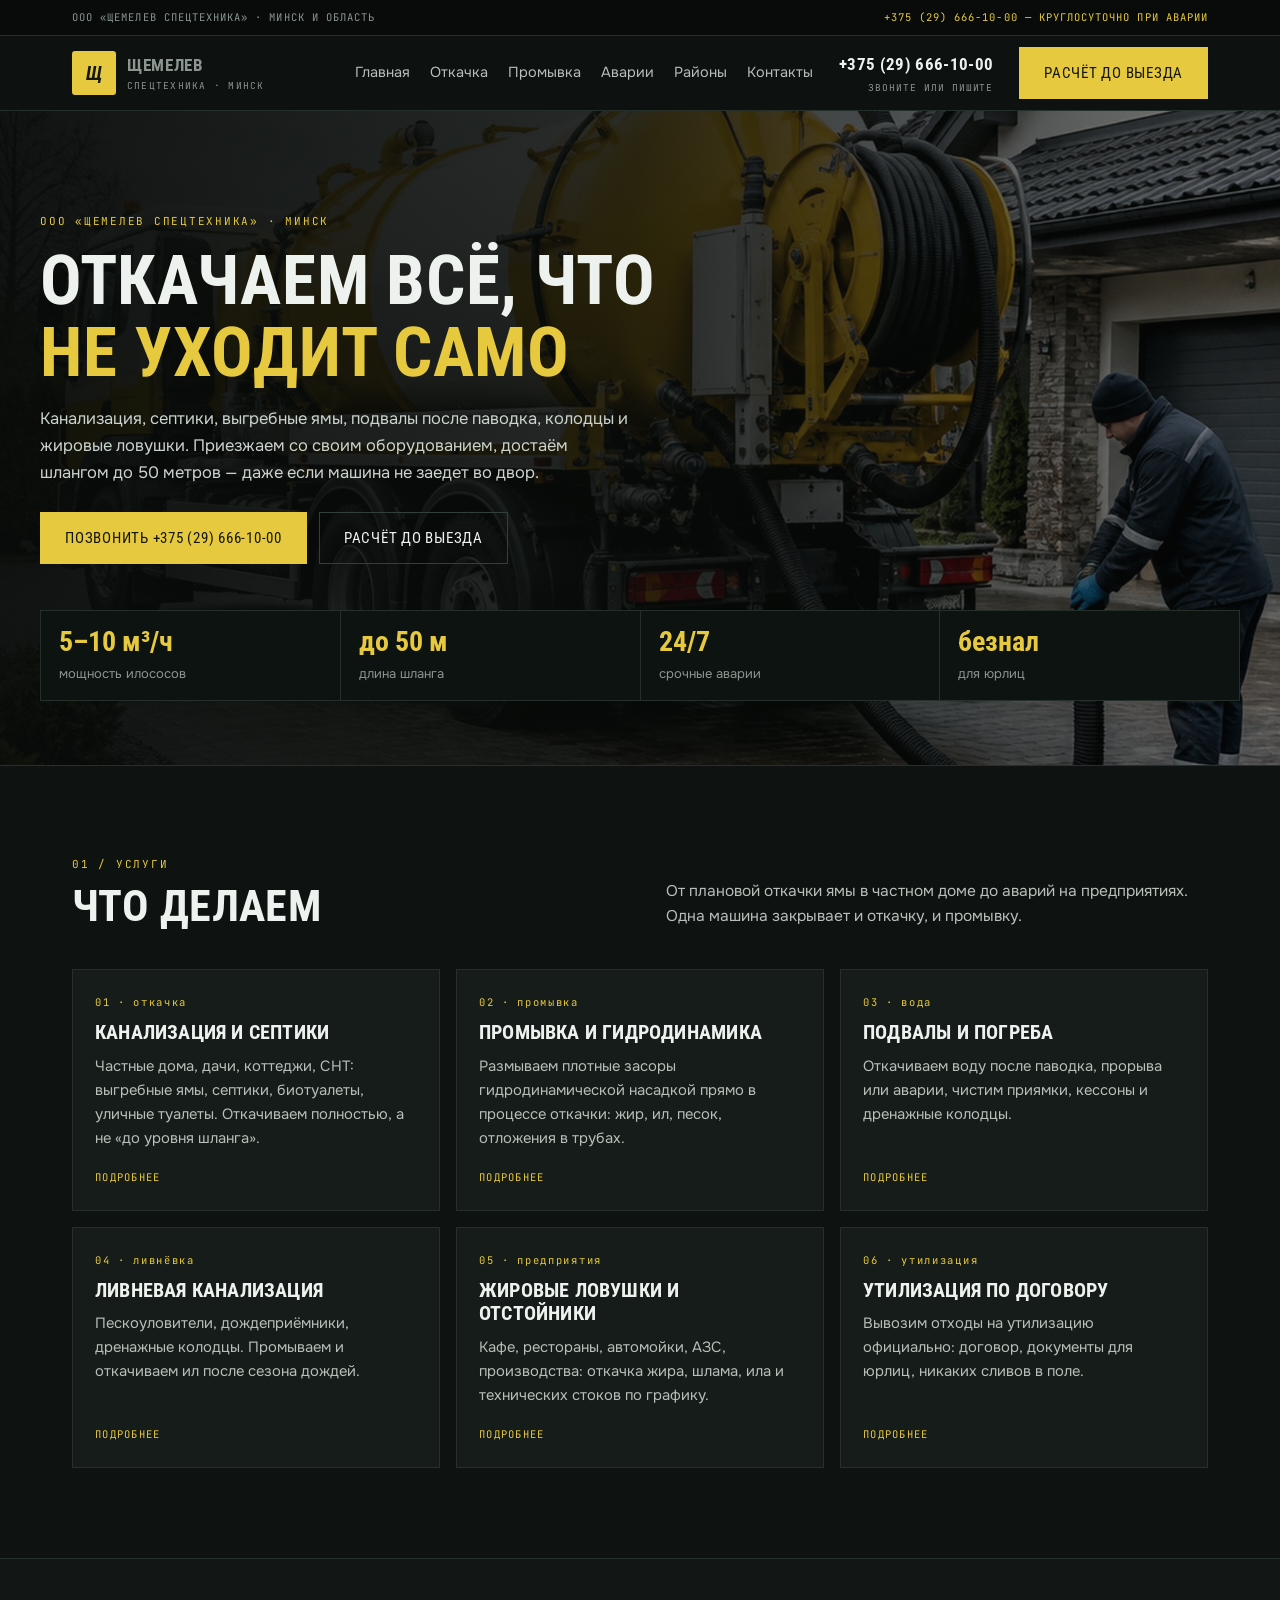
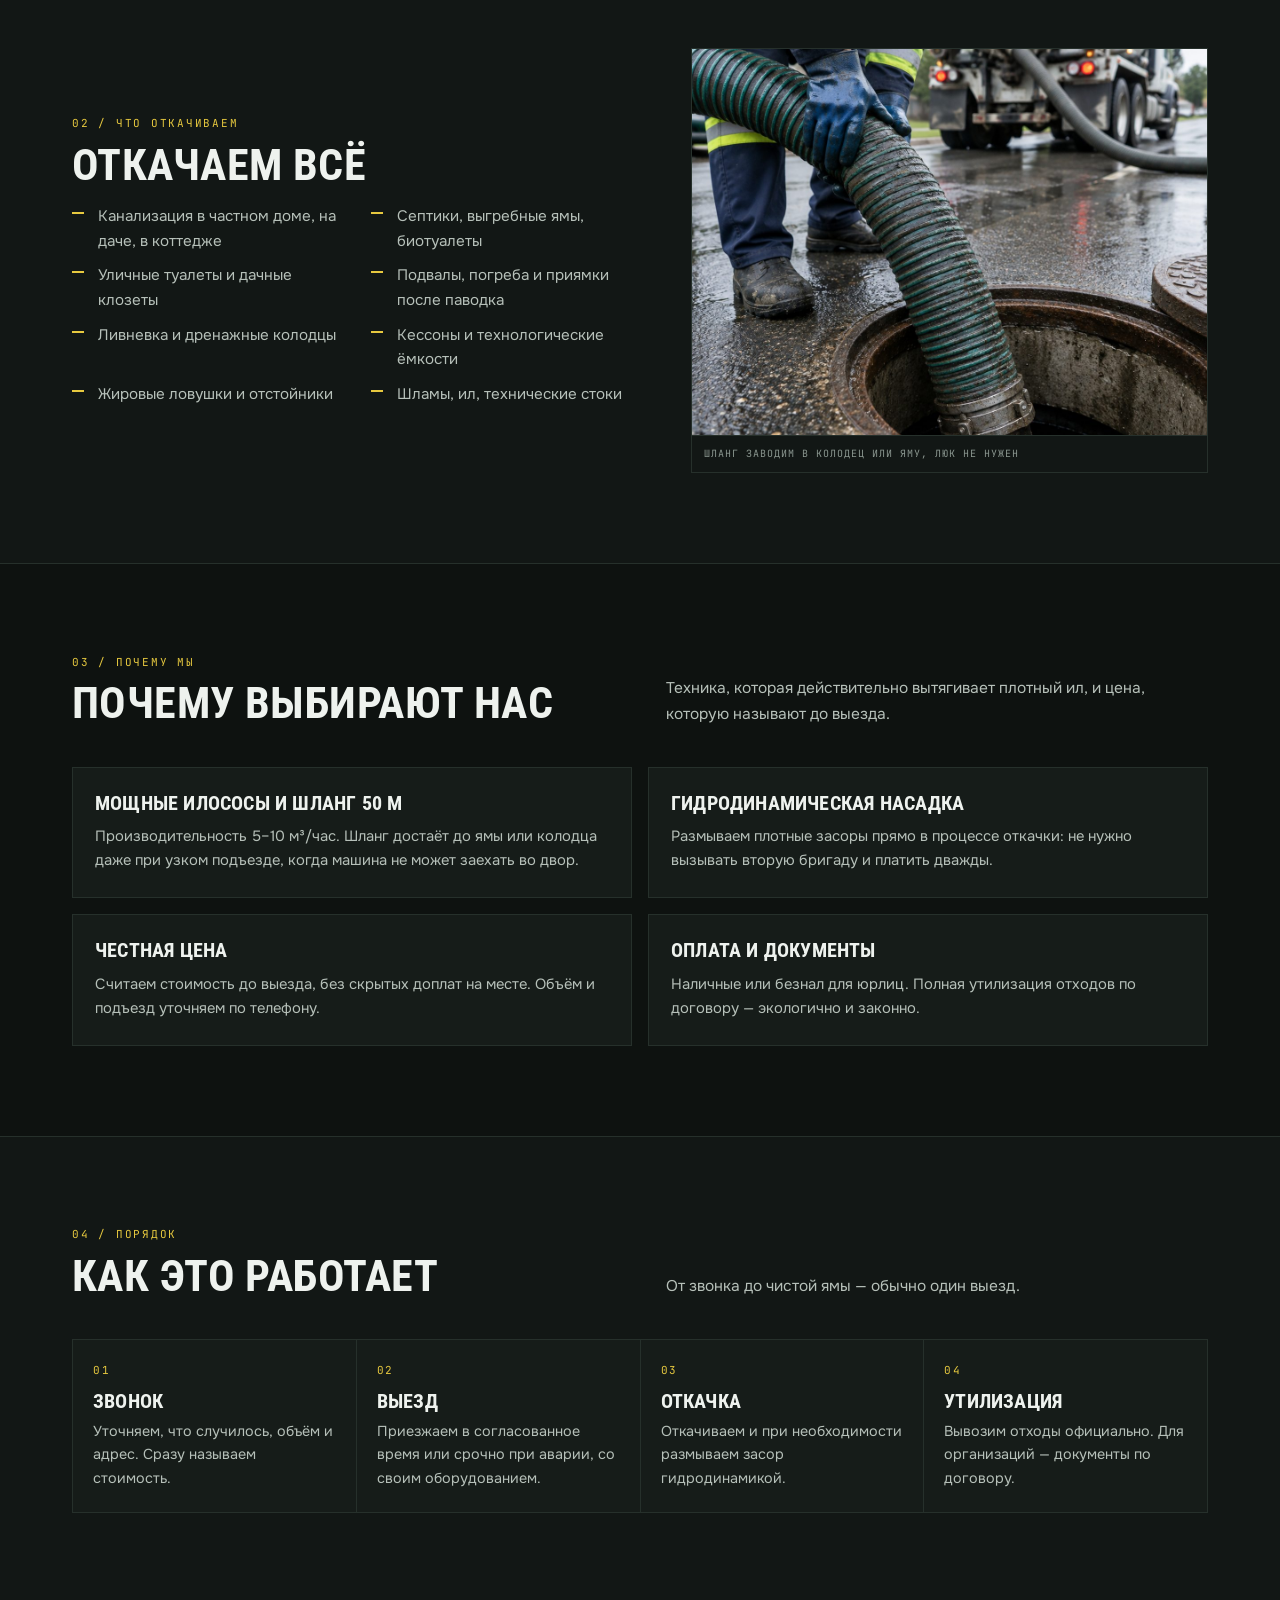
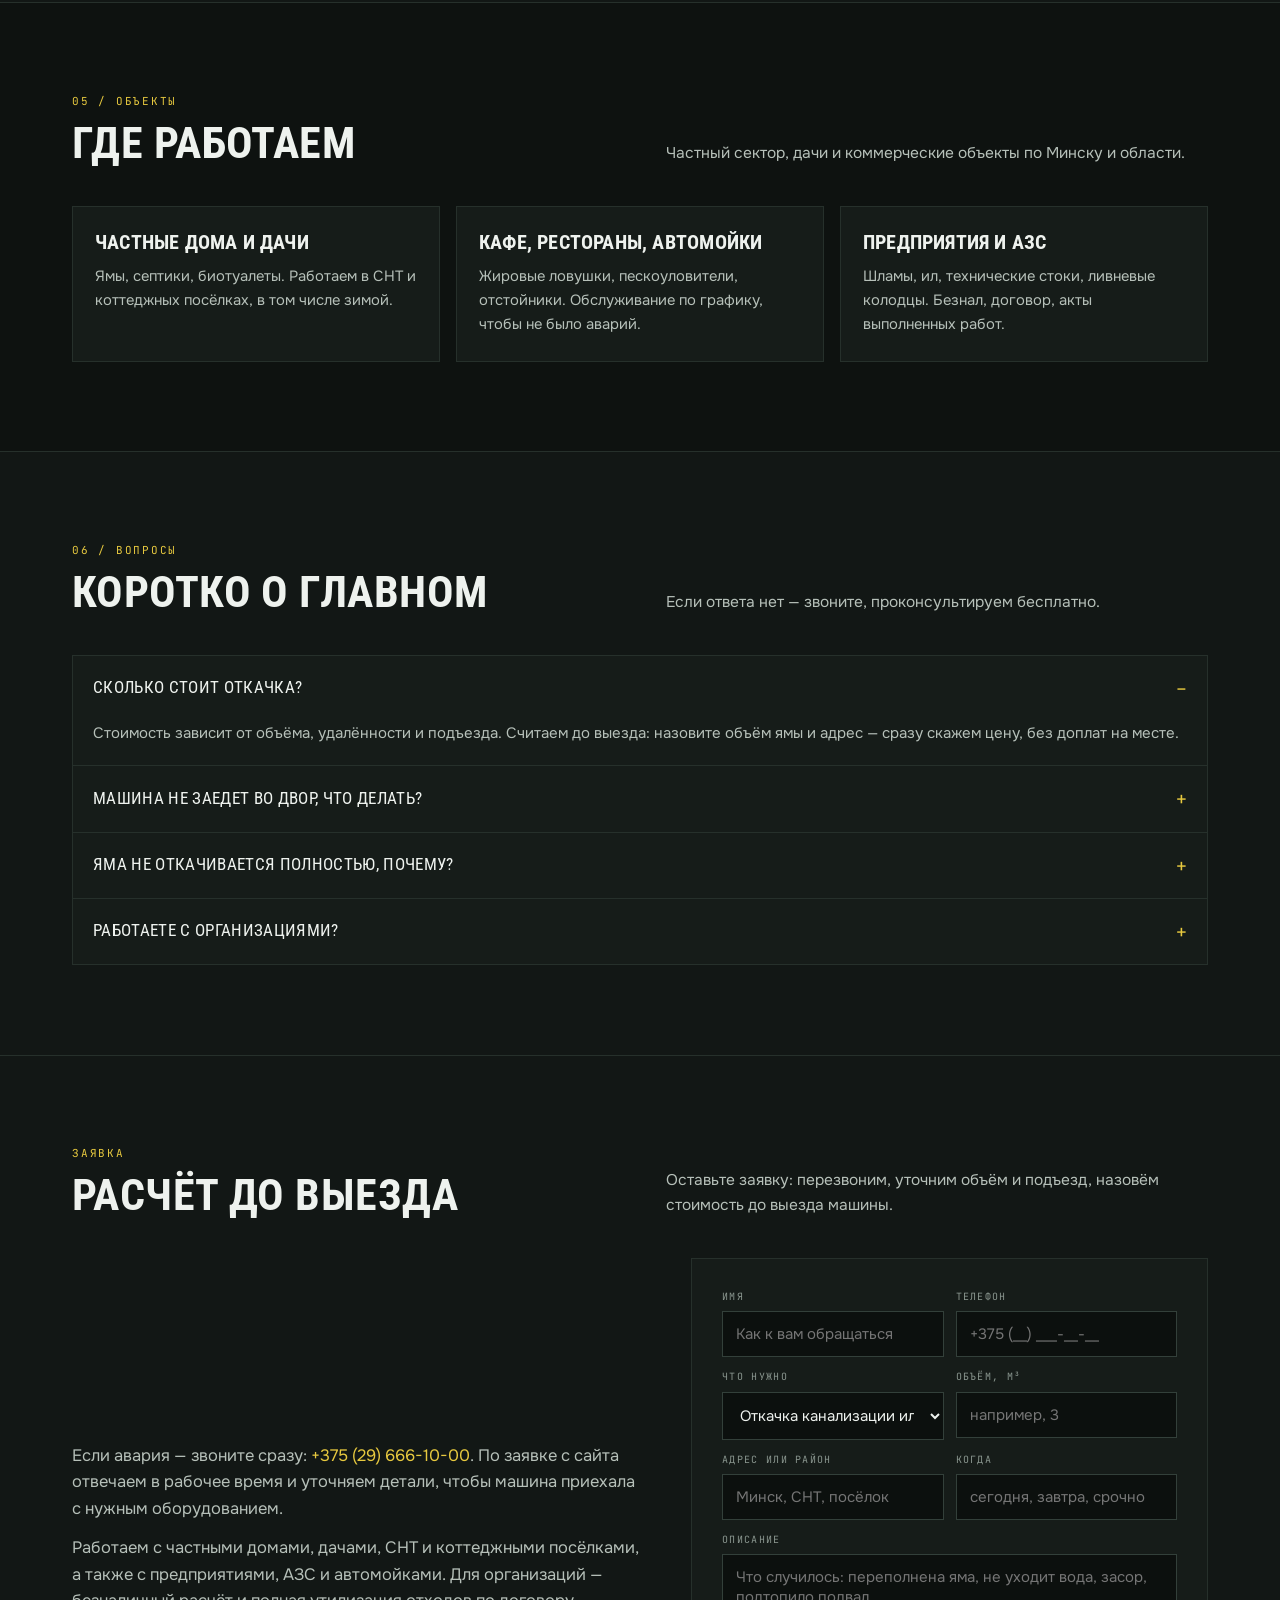
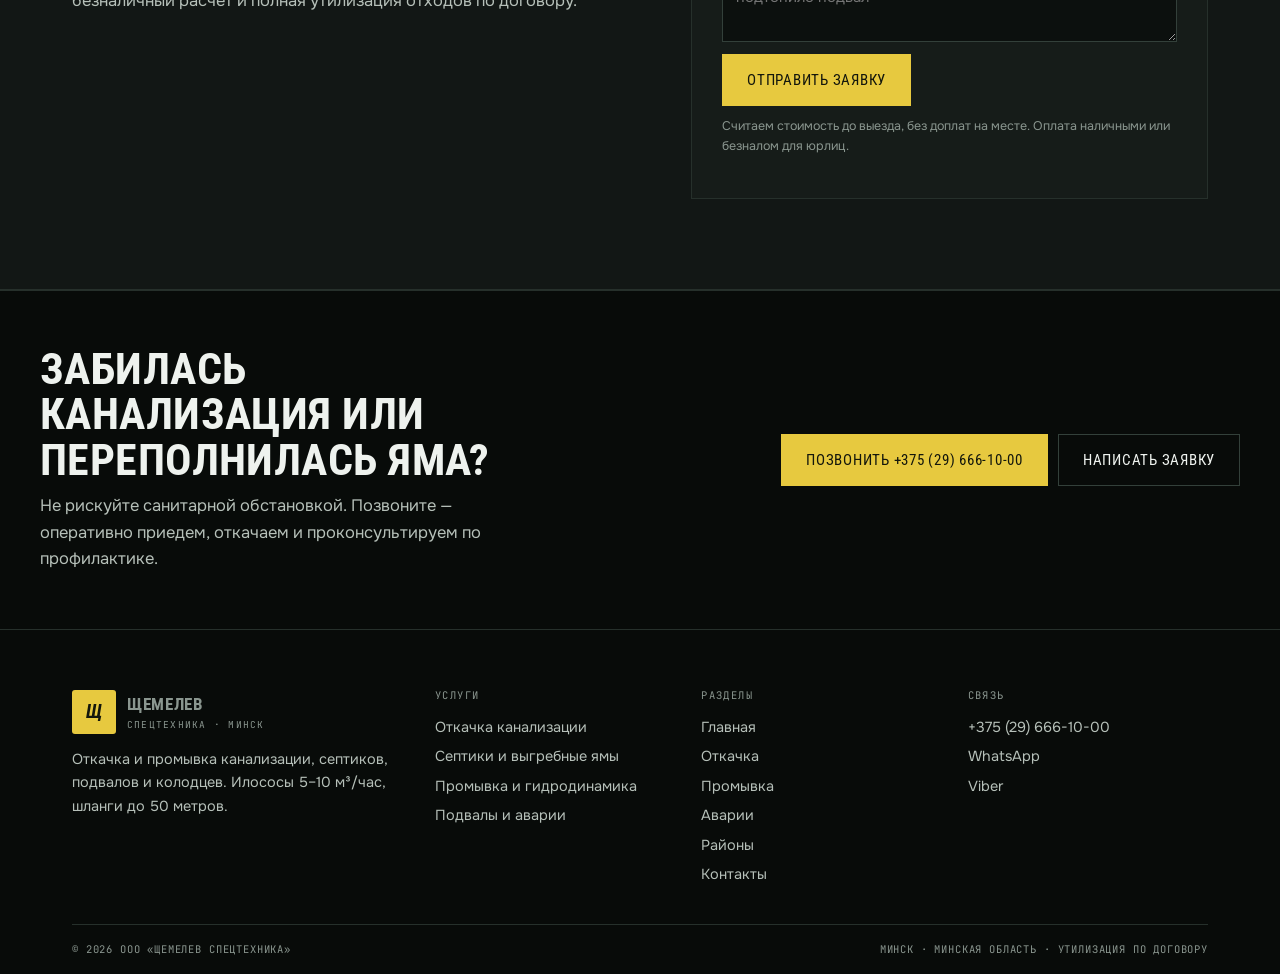
<file: index.html>
<!DOCTYPE html>
<html lang="ru">
<head>
<meta charset="UTF-8">
<meta name="viewport" content="width=device-width, initial-scale=1.0">
<title>Щемелев Спецтехника — откачка канализации и септиков в Минске</title>
<meta name="description" content="Откачка канализации, септиков, выгребных ям, подвалов и колодцев в Минске и области. Илососы 5–10 м³/час, шланги до 50 метров, гидродинамическая промывка. ООО «Щемелев Спецтехника», +375 (29) 666-10-00.">
<meta property="og:title" content="Щемелев Спецтехника — откачка канализации и септиков в Минске">
<meta property="og:description" content="Откачка канализации, септиков, выгребных ям, подвалов и колодцев в Минске и области. Илососы 5–10 м³/час, шланги до 50 метров, гидродинамическая промывка. ООО «Щемелев Спецтехника», +375 (29) 666-10-00.">
<meta property="og:type" content="website">
<link rel="icon" href="assets/img/favicon.svg" type="image/svg+xml">
<link rel="preconnect" href="https://fonts.googleapis.com">
<link rel="preconnect" href="https://fonts.gstatic.com" crossorigin>
<link href="https://fonts.googleapis.com/css2?family=Roboto+Condensed:wght@400;700&family=Onest:wght@400;500;600&family=JetBrains+Mono:wght@400;500&display=swap" rel="stylesheet">
<link rel="stylesheet" href="assets/css/site.css">
</head>
<body>
<div class="topbar"><div class="wrap"><span>ООО «Щемелев Спецтехника» · Минск и область</span><a href="tel:+375296661000">+375 (29) 666-10-00 — круглосуточно при аварии</a></div></div>
<header class="hdr"><div class="wrap hdr__in">
<a class="logo" href="index.html"><i>Щ</i><span><b>Щемелев</b><span>спецтехника · Минск</span></span></a>
<nav class="nav"><a href="index.html">Главная</a><a href="otkachka.html">Откачка</a><a href="promyvka.html">Промывка</a><a href="avarii.html">Аварии</a><a href="rajony.html">Районы</a><a href="kontakty.html">Контакты</a></nav>
<div class="hdr__tel"><b><a href="tel:+375296661000">+375 (29) 666-10-00</a></b><span>звоните или пишите</span></div>
<a class="btn" href="#zayavka">Расчёт до выезда</a>
<button class="burger" id="burger" aria-label="Меню" aria-expanded="false"><span></span><span></span><span></span></button>
</div></header>
<div class="drawer" id="drawer" data-open="false" aria-hidden="true"><div class="drawer__inner">
<div class="drawer__top"><b>Щемелев</b><button class="drawer__close" id="drawerClose" aria-label="Закрыть">×</button></div>
<a href="index.html">Главная</a><a href="otkachka.html">Откачка</a><a href="promyvka.html">Промывка</a><a href="avarii.html">Аварии</a><a href="rajony.html">Районы</a><a href="kontakty.html">Контакты</a>
<a href="tel:+375296661000" style="color:var(--acc);border:0;margin-top:10px">+375 (29) 666-10-00</a>
</div></div>
<section class="hero"><div class="hero__bg"><img src="assets/img/hero.jpg" alt="Ассенизаторская машина у частного дома"></div>
<div class="wrap hero__in">
<div class="kick">ООО «Щемелев Спецтехника» · Минск</div>
<h1>Откачаем всё, что <em>не уходит само</em></h1>
<p class="hero__lead">Канализация, септики, выгребные ямы, подвалы после паводка, колодцы и жировые ловушки. Приезжаем со своим оборудованием, достаём шлангом до 50 метров — даже если машина не заедет во двор.</p>
<div class="hero__cta"><a class="btn" href="tel:+375296661000">Позвонить +375 (29) 666-10-00</a><a class="btn btn--ghost" href="#zayavka">Расчёт до выезда</a></div>
<div class="facts">
<div><b>5–10 м³/ч</b><span>мощность илососов</span></div>
<div><b>до 50 м</b><span>длина шланга</span></div>
<div><b>24/7</b><span>срочные аварии</span></div>
<div><b>безнал</b><span>для юрлиц</span></div>
</div>
</div></section>

<section class="sec"><div class="wrap">
<div class="shead"><div><div class="kick">01 / услуги</div><h2>Что делаем</h2></div><p>От плановой откачки ямы в частном доме до аварий на предприятиях. Одна машина закрывает и откачку, и промывку.</p></div>
<div class="grid3">
<article class="card"><div class="card__n">01 · откачка</div><h3>Канализация и септики</h3><p>Частные дома, дачи, коттеджи, СНТ: выгребные ямы, септики, биотуалеты, уличные туалеты. Откачиваем полностью, а не «до уровня шланга».</p><a href="otkachka.html">Подробнее</a></article>
<article class="card"><div class="card__n">02 · промывка</div><h3>Промывка и гидродинамика</h3><p>Размываем плотные засоры гидродинамической насадкой прямо в процессе откачки: жир, ил, песок, отложения в трубах.</p><a href="promyvka.html">Подробнее</a></article>
<article class="card"><div class="card__n">03 · вода</div><h3>Подвалы и погреба</h3><p>Откачиваем воду после паводка, прорыва или аварии, чистим приямки, кессоны и дренажные колодцы.</p><a href="avarii.html">Подробнее</a></article>
<article class="card"><div class="card__n">04 · ливнёвка</div><h3>Ливневая канализация</h3><p>Пескоуловители, дождеприёмники, дренажные колодцы. Промываем и откачиваем ил после сезона дождей.</p><a href="otkachka.html">Подробнее</a></article>
<article class="card"><div class="card__n">05 · предприятия</div><h3>Жировые ловушки и отстойники</h3><p>Кафе, рестораны, автомойки, АЗС, производства: откачка жира, шлама, ила и технических стоков по графику.</p><a href="otkachka.html">Подробнее</a></article>
<article class="card"><div class="card__n">06 · утилизация</div><h3>Утилизация по договору</h3><p>Вывозим отходы на утилизацию официально: договор, документы для юрлиц, никаких сливов в поле.</p><a href="kontakty.html">Подробнее</a></article>
</div>
</div></section>

<section class="sec sec--alt"><div class="wrap split">
<div>
<div class="kick">02 / что откачиваем</div>
<h2 style="margin:10px 0 16px">Откачаем всё</h2>
<ul class="checks">
<li>Канализация в частном доме, на даче, в коттедже</li>
<li>Септики, выгребные ямы, биотуалеты</li>
<li>Уличные туалеты и дачные клозеты</li>
<li>Подвалы, погреба и приямки после паводка</li>
<li>Ливневка и дренажные колодцы</li>
<li>Кессоны и технологические ёмкости</li>
<li>Жировые ловушки и отстойники</li>
<li>Шламы, ил, технические стоки</li>
</ul>
</div>
<figure class="photo"><img src="assets/img/hose.jpg" alt="Шланг илососа в канализационном колодце"><figcaption>Шланг заводим в колодец или яму, люк не нужен</figcaption></figure>
</div></section>

<section class="sec"><div class="wrap">
<div class="shead"><div><div class="kick">03 / почему мы</div><h2>Почему выбирают нас</h2></div><p>Техника, которая действительно вытягивает плотный ил, и цена, которую называют до выезда.</p></div>
<div class="grid2">
<article class="card"><h3>Мощные илососы и шланг 50 м</h3><p>Производительность 5–10 м³/час. Шланг достаёт до ямы или колодца даже при узком подъезде, когда машина не может заехать во двор.</p></article>
<article class="card"><h3>Гидродинамическая насадка</h3><p>Размываем плотные засоры прямо в процессе откачки: не нужно вызывать вторую бригаду и платить дважды.</p></article>
<article class="card"><h3>Честная цена</h3><p>Считаем стоимость до выезда, без скрытых доплат на месте. Объём и подъезд уточняем по телефону.</p></article>
<article class="card"><h3>Оплата и документы</h3><p>Наличные или безнал для юрлиц. Полная утилизация отходов по договору — экологично и законно.</p></article>
</div>
</div></section>

<section class="sec sec--alt"><div class="wrap">
<div class="shead"><div><div class="kick">04 / порядок</div><h2>Как это работает</h2></div><p>От звонка до чистой ямы — обычно один выезд.</p></div>
<ol class="steps">
<li><h3>Звонок</h3><p>Уточняем, что случилось, объём и адрес. Сразу называем стоимость.</p></li>
<li><h3>Выезд</h3><p>Приезжаем в согласованное время или срочно при аварии, со своим оборудованием.</p></li>
<li><h3>Откачка</h3><p>Откачиваем и при необходимости размываем засор гидродинамикой.</p></li>
<li><h3>Утилизация</h3><p>Вывозим отходы официально. Для организаций — документы по договору.</p></li>
</ol>
</div></section>

<section class="sec"><div class="wrap">
<div class="shead"><div><div class="kick">05 / объекты</div><h2>Где работаем</h2></div><p>Частный сектор, дачи и коммерческие объекты по Минску и области.</p></div>
<div class="grid3">
<article class="card"><h3>Частные дома и дачи</h3><p>Ямы, септики, биотуалеты. Работаем в СНТ и коттеджных посёлках, в том числе зимой.</p></article>
<article class="card"><h3>Кафе, рестораны, автомойки</h3><p>Жировые ловушки, пескоуловители, отстойники. Обслуживание по графику, чтобы не было аварий.</p></article>
<article class="card"><h3>Предприятия и АЗС</h3><p>Шламы, ил, технические стоки, ливневые колодцы. Безнал, договор, акты выполненных работ.</p></article>
</div>
</div></section>

<section class="sec sec--alt"><div class="wrap">
<div class="shead"><div><div class="kick">06 / вопросы</div><h2>Коротко о главном</h2></div><p>Если ответа нет — звоните, проконсультируем бесплатно.</p></div>
<div class="faq">
<div class="faq__i" data-open="true"><button class="faq__q" aria-expanded="true">Сколько стоит откачка?</button><div class="faq__a">Стоимость зависит от объёма, удалённости и подъезда. Считаем до выезда: назовите объём ямы и адрес — сразу скажем цену, без доплат на месте.</div></div>
<div class="faq__i"><button class="faq__q" aria-expanded="false">Машина не заедет во двор, что делать?</button><div class="faq__a">У нас шланги до 50 метров. Этого хватает, чтобы достать до ямы или колодца с улицы при узком подъезде.</div></div>
<div class="faq__i"><button class="faq__q" aria-expanded="false">Яма не откачивается полностью, почему?</button><div class="faq__a">Чаще всего это плотный ил или засор в трубе. В таких случаях работаем гидродинамической насадкой — размываем и откачиваем за один выезд.</div></div>
<div class="faq__i"><button class="faq__q" aria-expanded="false">Работаете с организациями?</button><div class="faq__a">Да. Безналичный расчёт, договор, полная утилизация отходов и документы для бухгалтерии. Обслуживаем кафе, автомойки, АЗС и производства по графику.</div></div>
</div>
</div></section>
<section class="sec sec--alt" id="zayavka"><div class="wrap">
<div class="shead"><div><div class="kick">Заявка</div><h2>Расчёт до выезда</h2></div><p>Оставьте заявку: перезвоним, уточним объём и подъезд, назовём стоимость до выезда машины.</p></div>
<div class="split"><div class="prose">
<p>Если авария — звоните сразу: <a href="tel:+375296661000" style="color:var(--acc)">+375 (29) 666-10-00</a>. По заявке с сайта отвечаем в рабочее время и уточняем детали, чтобы машина приехала с нужным оборудованием.</p>
<p>Работаем с частными домами, дачами, СНТ и коттеджными посёлками, а также с предприятиями, АЗС и автомойками. Для организаций — безналичный расчёт и полная утилизация отходов по договору.</p>
</div><form class="form" data-form="Прошу рассчитать выезд ассенизаторской машины." data-wa>
<div class="form__row">
<div class="fld"><label for="f-name">Имя</label><input id="f-name" name="name" type="text" placeholder="Как к вам обращаться" autocomplete="name"></div>
<div class="fld"><label for="f-phone">Телефон</label><input id="f-phone" name="phone" type="tel" placeholder="+375 (__) ___-__-__" required autocomplete="tel"></div>
</div>
<div class="form__row">
<div class="fld"><label for="f-what">Что нужно</label><select id="f-what" name="what">
<option>Откачка канализации или ямы</option>
<option>Откачка септика</option>
<option>Промывка канализации, засор</option>
<option>Откачка воды из подвала</option>
<option>Ливневка, дренаж, кессон</option>
<option>Жировой ловушка, отстойник, АЗС</option>
<option>Другое — опишу ниже</option>
</select></div>
<div class="fld"><label for="f-size">Объём, м³</label><input id="f-size" name="size" type="text" placeholder="например, 3"></div>
</div>
<div class="form__row">
<div class="fld"><label for="f-where">Адрес или район</label><input id="f-where" name="where" type="text" placeholder="Минск, СНТ, посёлок"></div>
<div class="fld"><label for="f-when">Когда</label><input id="f-when" name="when" type="text" placeholder="сегодня, завтра, срочно"></div>
</div>
<div class="fld"><label for="f-msg">Описание</label><textarea id="f-msg" name="message" placeholder="Что случилось: переполнена яма, не уходит вода, засор, подтопило подвал"></textarea></div>
<button class="btn" type="submit">Отправить заявку</button>
<div class="form__note">Считаем стоимость до выезда, без доплат на месте. Оплата наличными или безналом для юрлиц.</div>
<div class="formout" role="status" aria-live="polite"></div>
</form></div>
</div></section><section class="cta"><div class="wrap cta__in">
<div><h2>Забилась канализация или переполнилась яма?</h2><p>Не рискуйте санитарной обстановкой. Позвоните — оперативно приедем, откачаем и проконсультируем по профилактике.</p></div>
<div style="display:flex;gap:10px;flex-wrap:wrap"><a class="btn" href="tel:+375296661000">Позвонить +375 (29) 666-10-00</a><a class="btn btn--ghost" href="#zayavka">Написать заявку</a></div>
</div></section><footer class="foot"><div class="wrap">
<div class="foot__grid">
<div>
<div class="logo" style="margin-bottom:14px"><i>Щ</i><span><b>Щемелев</b><span>спецтехника · Минск</span></span></div>
<p style="color:var(--body);max-width:34ch">Откачка и промывка канализации, септиков, подвалов и колодцев. Илососы 5–10 м³/час, шланги до 50 метров.</p>
</div>
<div><h4>Услуги</h4><a href="otkachka.html">Откачка канализации</a><a href="otkachka.html">Септики и выгребные ямы</a><a href="promyvka.html">Промывка и гидродинамика</a><a href="avarii.html">Подвалы и аварии</a></div>
<div><h4>Разделы</h4><a href="index.html">Главная</a><a href="otkachka.html">Откачка</a><a href="promyvka.html">Промывка</a><a href="avarii.html">Аварии</a><a href="rajony.html">Районы</a><a href="kontakty.html">Контакты</a></div>
<div><h4>Связь</h4><a href="tel:+375296661000">+375 (29) 666-10-00</a><a href="https://wa.me/375296661000">WhatsApp</a><a href="viber://chat?number=%2B375296661000">Viber</a><a href="mailto:info@example.by" style="display:none">почта</a></div>
</div>
<div class="foot__bot"><span>© <span data-year>2026</span> ООО «Щемелев Спецтехника»</span><span>Минск · Минская область · утилизация по договору</span></div>
</div></footer>
<div class="fbar"><a href="tel:+375296661000">Позвонить</a><a href="https://wa.me/375296661000">WhatsApp</a></div>
<script src="assets/js/main.js"></script>
</body></html>
</file>
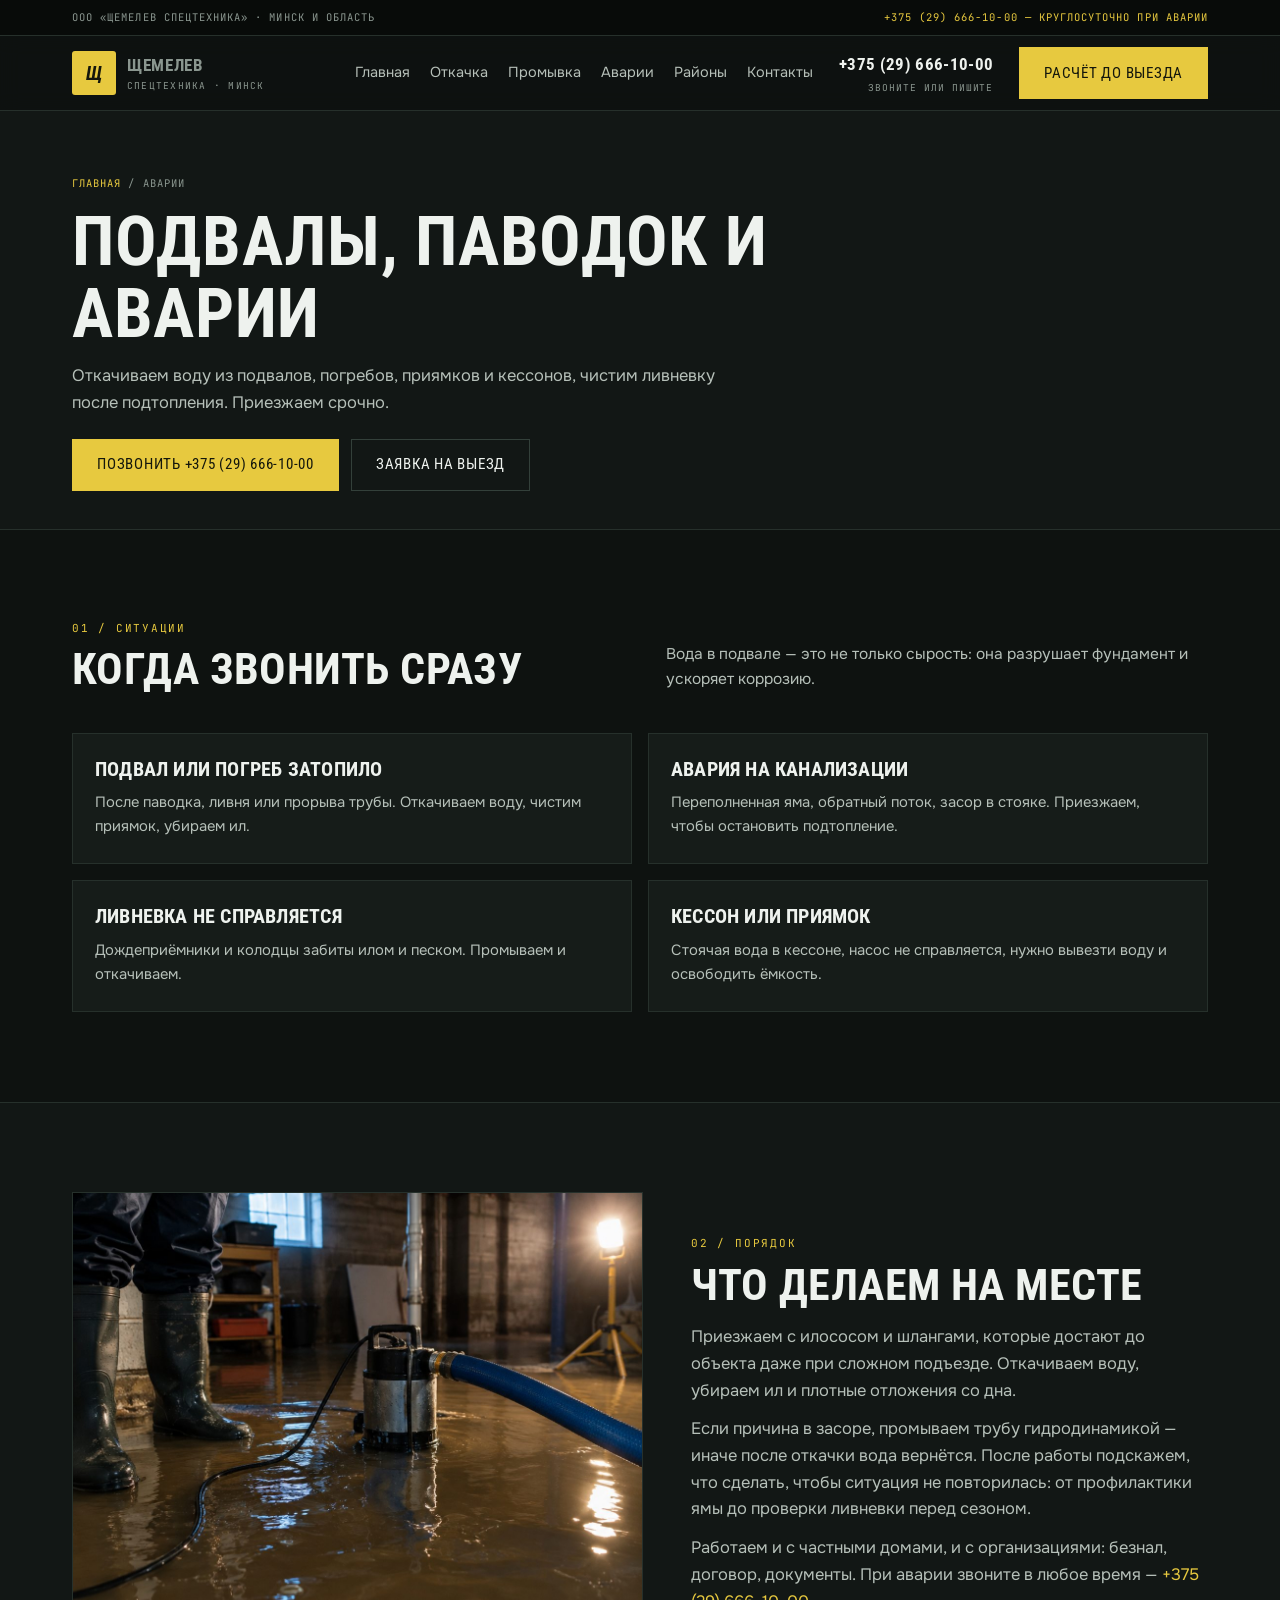
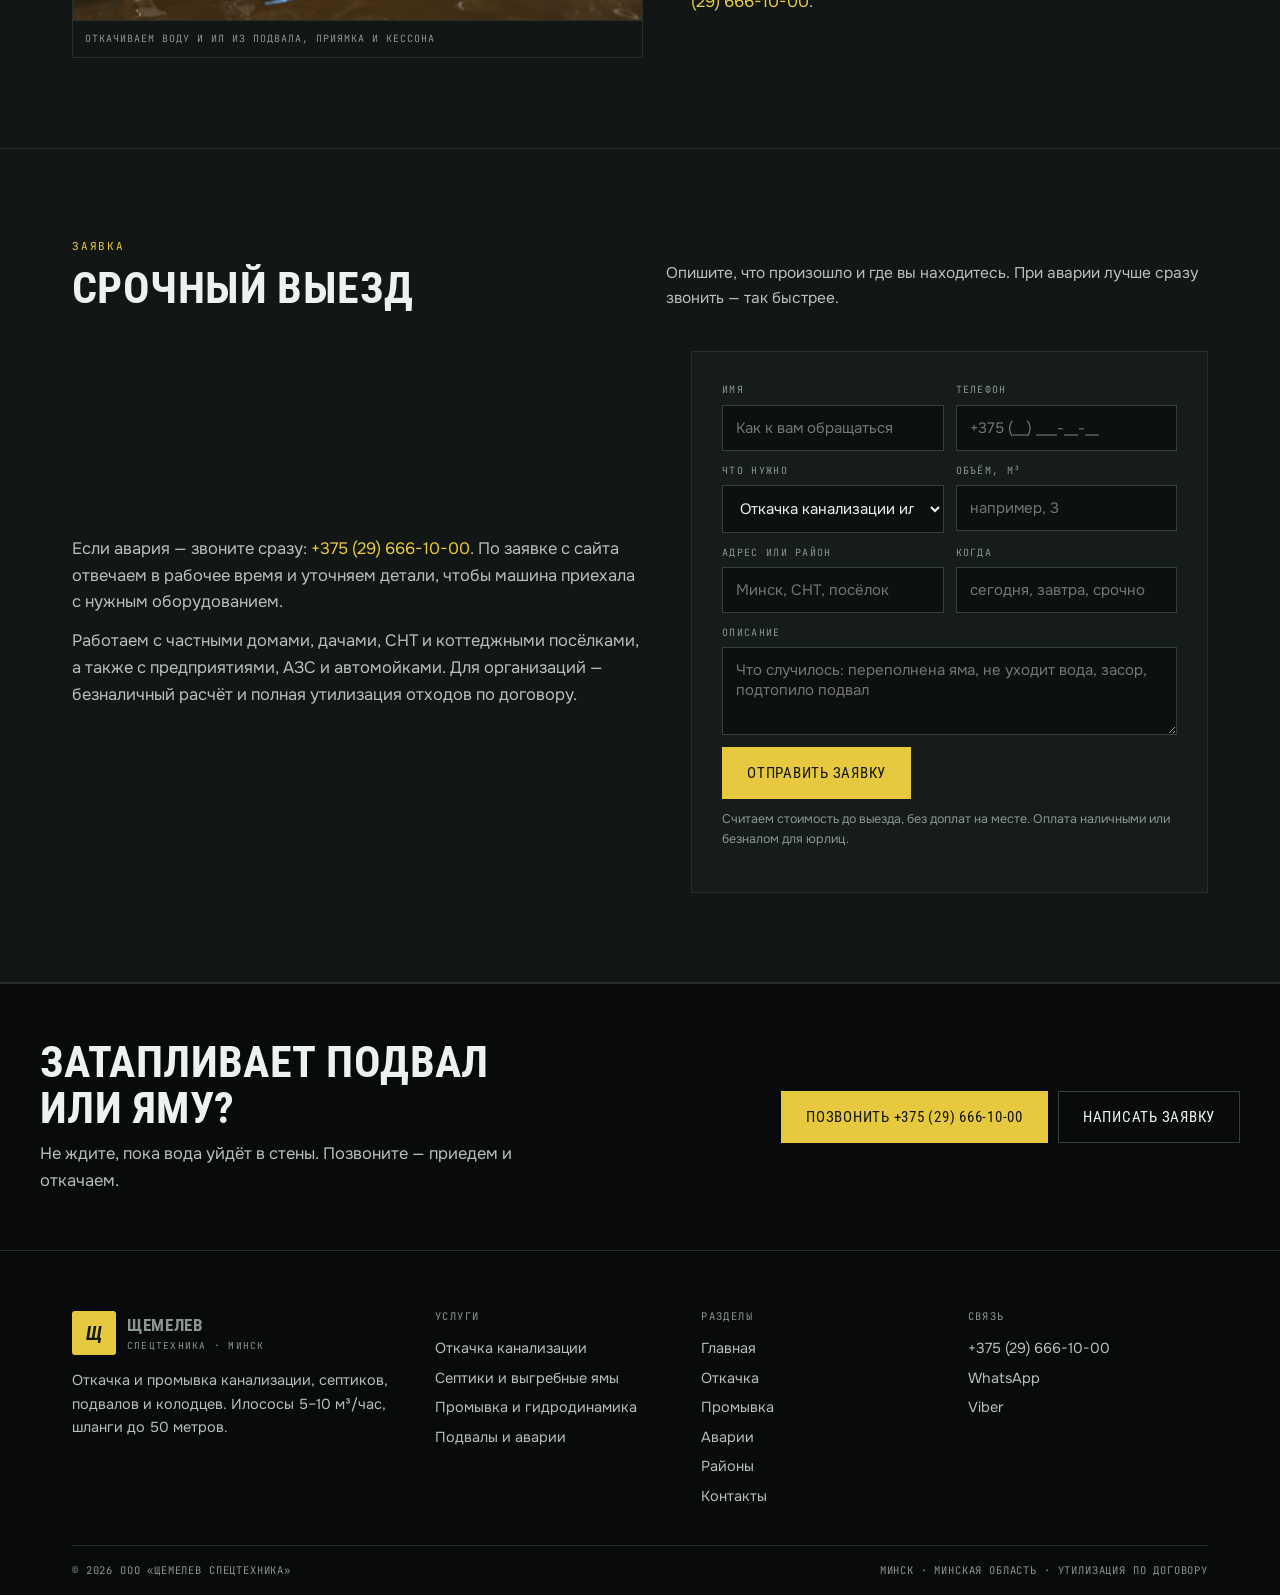
<file: avarii.html>
<!DOCTYPE html>
<html lang="ru">
<head>
<meta charset="UTF-8">
<meta name="viewport" content="width=device-width, initial-scale=1.0">
<title>Откачка воды из подвала и аварийный выезд в Минске — Щемелев Спецтехника</title>
<meta name="description" content="Аварийная откачка воды из подвалов, погребов и приямков после паводка и прорыва. Ливневка, кессоны, дренажные колодцы. Минск и область, +375 (29) 666-10-00.">
<meta property="og:title" content="Откачка воды из подвала и аварийный выезд в Минске — Щемелев Спецтехника">
<meta property="og:description" content="Аварийная откачка воды из подвалов, погребов и приямков после паводка и прорыва. Ливневка, кессоны, дренажные колодцы. Минск и область, +375 (29) 666-10-00.">
<meta property="og:type" content="website">
<link rel="icon" href="assets/img/favicon.svg" type="image/svg+xml">
<link rel="preconnect" href="https://fonts.googleapis.com">
<link rel="preconnect" href="https://fonts.gstatic.com" crossorigin>
<link href="https://fonts.googleapis.com/css2?family=Roboto+Condensed:wght@400;700&family=Onest:wght@400;500;600&family=JetBrains+Mono:wght@400;500&display=swap" rel="stylesheet">
<link rel="stylesheet" href="assets/css/site.css">
</head>
<body>
<div class="topbar"><div class="wrap"><span>ООО «Щемелев Спецтехника» · Минск и область</span><a href="tel:+375296661000">+375 (29) 666-10-00 — круглосуточно при аварии</a></div></div>
<header class="hdr"><div class="wrap hdr__in">
<a class="logo" href="index.html"><i>Щ</i><span><b>Щемелев</b><span>спецтехника · Минск</span></span></a>
<nav class="nav"><a href="index.html">Главная</a><a href="otkachka.html">Откачка</a><a href="promyvka.html">Промывка</a><a href="avarii.html">Аварии</a><a href="rajony.html">Районы</a><a href="kontakty.html">Контакты</a></nav>
<div class="hdr__tel"><b><a href="tel:+375296661000">+375 (29) 666-10-00</a></b><span>звоните или пишите</span></div>
<a class="btn" href="#zayavka">Расчёт до выезда</a>
<button class="burger" id="burger" aria-label="Меню" aria-expanded="false"><span></span><span></span><span></span></button>
</div></header>
<div class="drawer" id="drawer" data-open="false" aria-hidden="true"><div class="drawer__inner">
<div class="drawer__top"><b>Щемелев</b><button class="drawer__close" id="drawerClose" aria-label="Закрыть">×</button></div>
<a href="index.html">Главная</a><a href="otkachka.html">Откачка</a><a href="promyvka.html">Промывка</a><a href="avarii.html">Аварии</a><a href="rajony.html">Районы</a><a href="kontakty.html">Контакты</a>
<a href="tel:+375296661000" style="color:var(--acc);border:0;margin-top:10px">+375 (29) 666-10-00</a>
</div></div>
<section class="phead"><div class="wrap">
<div class="crumbs"><a href="index.html">Главная</a> / Аварии</div>
<h1>Подвалы, паводок и аварии</h1><p class="phead__lead">Откачиваем воду из подвалов, погребов, приямков и кессонов, чистим ливневку после подтопления. Приезжаем срочно.</p>
<div class="hero__cta" style="margin-top:22px"><a class="btn" href="tel:+375296661000">Позвонить +375 (29) 666-10-00</a><a class="btn btn--ghost" href="#zayavka">Заявка на выезд</a></div>
</div></section>
<section class="sec"><div class="wrap">
<div class="shead"><div><div class="kick">01 / ситуации</div><h2>Когда звонить сразу</h2></div><p>Вода в подвале — это не только сырость: она разрушает фундамент и ускоряет коррозию.</p></div>
<div class="grid2">
<article class="card"><h3>Подвал или погреб затопило</h3><p>После паводка, ливня или прорыва трубы. Откачиваем воду, чистим приямок, убираем ил.</p></article>
<article class="card"><h3>Авария на канализации</h3><p>Переполненная яма, обратный поток, засор в стояке. Приезжаем, чтобы остановить подтопление.</p></article>
<article class="card"><h3>Ливневка не справляется</h3><p>Дождеприёмники и колодцы забиты илом и песком. Промываем и откачиваем.</p></article>
<article class="card"><h3>Кессон или приямок</h3><p>Стоячая вода в кессоне, насос не справляется, нужно вывезти воду и освободить ёмкость.</p></article>
</div>
</div></section>

<section class="sec sec--alt"><div class="wrap split">
<figure class="photo"><img src="assets/img/basement.jpg" alt="Затопленный подвал, откачка воды"><figcaption>Откачиваем воду и ил из подвала, приямка и кессона</figcaption></figure>
<div class="prose">
<div class="kick">02 / порядок</div>
<h2 style="margin:10px 0 16px">Что делаем на месте</h2>
<p>Приезжаем с илососом и шлангами, которые достают до объекта даже при сложном подъезде. Откачиваем воду, убираем ил и плотные отложения со дна.</p>
<p>Если причина в засоре, промываем трубу гидродинамикой — иначе после откачки вода вернётся. После работы подскажем, что сделать, чтобы ситуация не повторилась: от профилактики ямы до проверки ливневки перед сезоном.</p>
<p>Работаем и с частными домами, и с организациями: безнал, договор, документы. При аварии звоните в любое время — <a href="tel:+375296661000" style="color:var(--acc)">+375 (29) 666-10-00</a>.</p>
</div>
</div></section>
<section class="sec sec--alt" id="zayavka"><div class="wrap">
<div class="shead"><div><div class="kick">Заявка</div><h2>Срочный выезд</h2></div><p>Опишите, что произошло и где вы находитесь. При аварии лучше сразу звонить — так быстрее.</p></div>
<div class="split"><div class="prose">
<p>Если авария — звоните сразу: <a href="tel:+375296661000" style="color:var(--acc)">+375 (29) 666-10-00</a>. По заявке с сайта отвечаем в рабочее время и уточняем детали, чтобы машина приехала с нужным оборудованием.</p>
<p>Работаем с частными домами, дачами, СНТ и коттеджными посёлками, а также с предприятиями, АЗС и автомойками. Для организаций — безналичный расчёт и полная утилизация отходов по договору.</p>
</div><form class="form" data-form="Прошу рассчитать выезд ассенизаторской машины." data-wa>
<div class="form__row">
<div class="fld"><label for="f-name">Имя</label><input id="f-name" name="name" type="text" placeholder="Как к вам обращаться" autocomplete="name"></div>
<div class="fld"><label for="f-phone">Телефон</label><input id="f-phone" name="phone" type="tel" placeholder="+375 (__) ___-__-__" required autocomplete="tel"></div>
</div>
<div class="form__row">
<div class="fld"><label for="f-what">Что нужно</label><select id="f-what" name="what">
<option>Откачка канализации или ямы</option>
<option>Откачка септика</option>
<option>Промывка канализации, засор</option>
<option>Откачка воды из подвала</option>
<option>Ливневка, дренаж, кессон</option>
<option>Жировой ловушка, отстойник, АЗС</option>
<option>Другое — опишу ниже</option>
</select></div>
<div class="fld"><label for="f-size">Объём, м³</label><input id="f-size" name="size" type="text" placeholder="например, 3"></div>
</div>
<div class="form__row">
<div class="fld"><label for="f-where">Адрес или район</label><input id="f-where" name="where" type="text" placeholder="Минск, СНТ, посёлок"></div>
<div class="fld"><label for="f-when">Когда</label><input id="f-when" name="when" type="text" placeholder="сегодня, завтра, срочно"></div>
</div>
<div class="fld"><label for="f-msg">Описание</label><textarea id="f-msg" name="message" placeholder="Что случилось: переполнена яма, не уходит вода, засор, подтопило подвал"></textarea></div>
<button class="btn" type="submit">Отправить заявку</button>
<div class="form__note">Считаем стоимость до выезда, без доплат на месте. Оплата наличными или безналом для юрлиц.</div>
<div class="formout" role="status" aria-live="polite"></div>
</form></div>
</div></section><section class="cta"><div class="wrap cta__in">
<div><h2>Затапливает подвал или яму?</h2><p>Не ждите, пока вода уйдёт в стены. Позвоните — приедем и откачаем.</p></div>
<div style="display:flex;gap:10px;flex-wrap:wrap"><a class="btn" href="tel:+375296661000">Позвонить +375 (29) 666-10-00</a><a class="btn btn--ghost" href="#zayavka">Написать заявку</a></div>
</div></section><footer class="foot"><div class="wrap">
<div class="foot__grid">
<div>
<div class="logo" style="margin-bottom:14px"><i>Щ</i><span><b>Щемелев</b><span>спецтехника · Минск</span></span></div>
<p style="color:var(--body);max-width:34ch">Откачка и промывка канализации, септиков, подвалов и колодцев. Илососы 5–10 м³/час, шланги до 50 метров.</p>
</div>
<div><h4>Услуги</h4><a href="otkachka.html">Откачка канализации</a><a href="otkachka.html">Септики и выгребные ямы</a><a href="promyvka.html">Промывка и гидродинамика</a><a href="avarii.html">Подвалы и аварии</a></div>
<div><h4>Разделы</h4><a href="index.html">Главная</a><a href="otkachka.html">Откачка</a><a href="promyvka.html">Промывка</a><a href="avarii.html">Аварии</a><a href="rajony.html">Районы</a><a href="kontakty.html">Контакты</a></div>
<div><h4>Связь</h4><a href="tel:+375296661000">+375 (29) 666-10-00</a><a href="https://wa.me/375296661000">WhatsApp</a><a href="viber://chat?number=%2B375296661000">Viber</a><a href="mailto:info@example.by" style="display:none">почта</a></div>
</div>
<div class="foot__bot"><span>© <span data-year>2026</span> ООО «Щемелев Спецтехника»</span><span>Минск · Минская область · утилизация по договору</span></div>
</div></footer>
<div class="fbar"><a href="tel:+375296661000">Позвонить</a><a href="https://wa.me/375296661000">WhatsApp</a></div>
<script src="assets/js/main.js"></script>
</body></html>
</file>
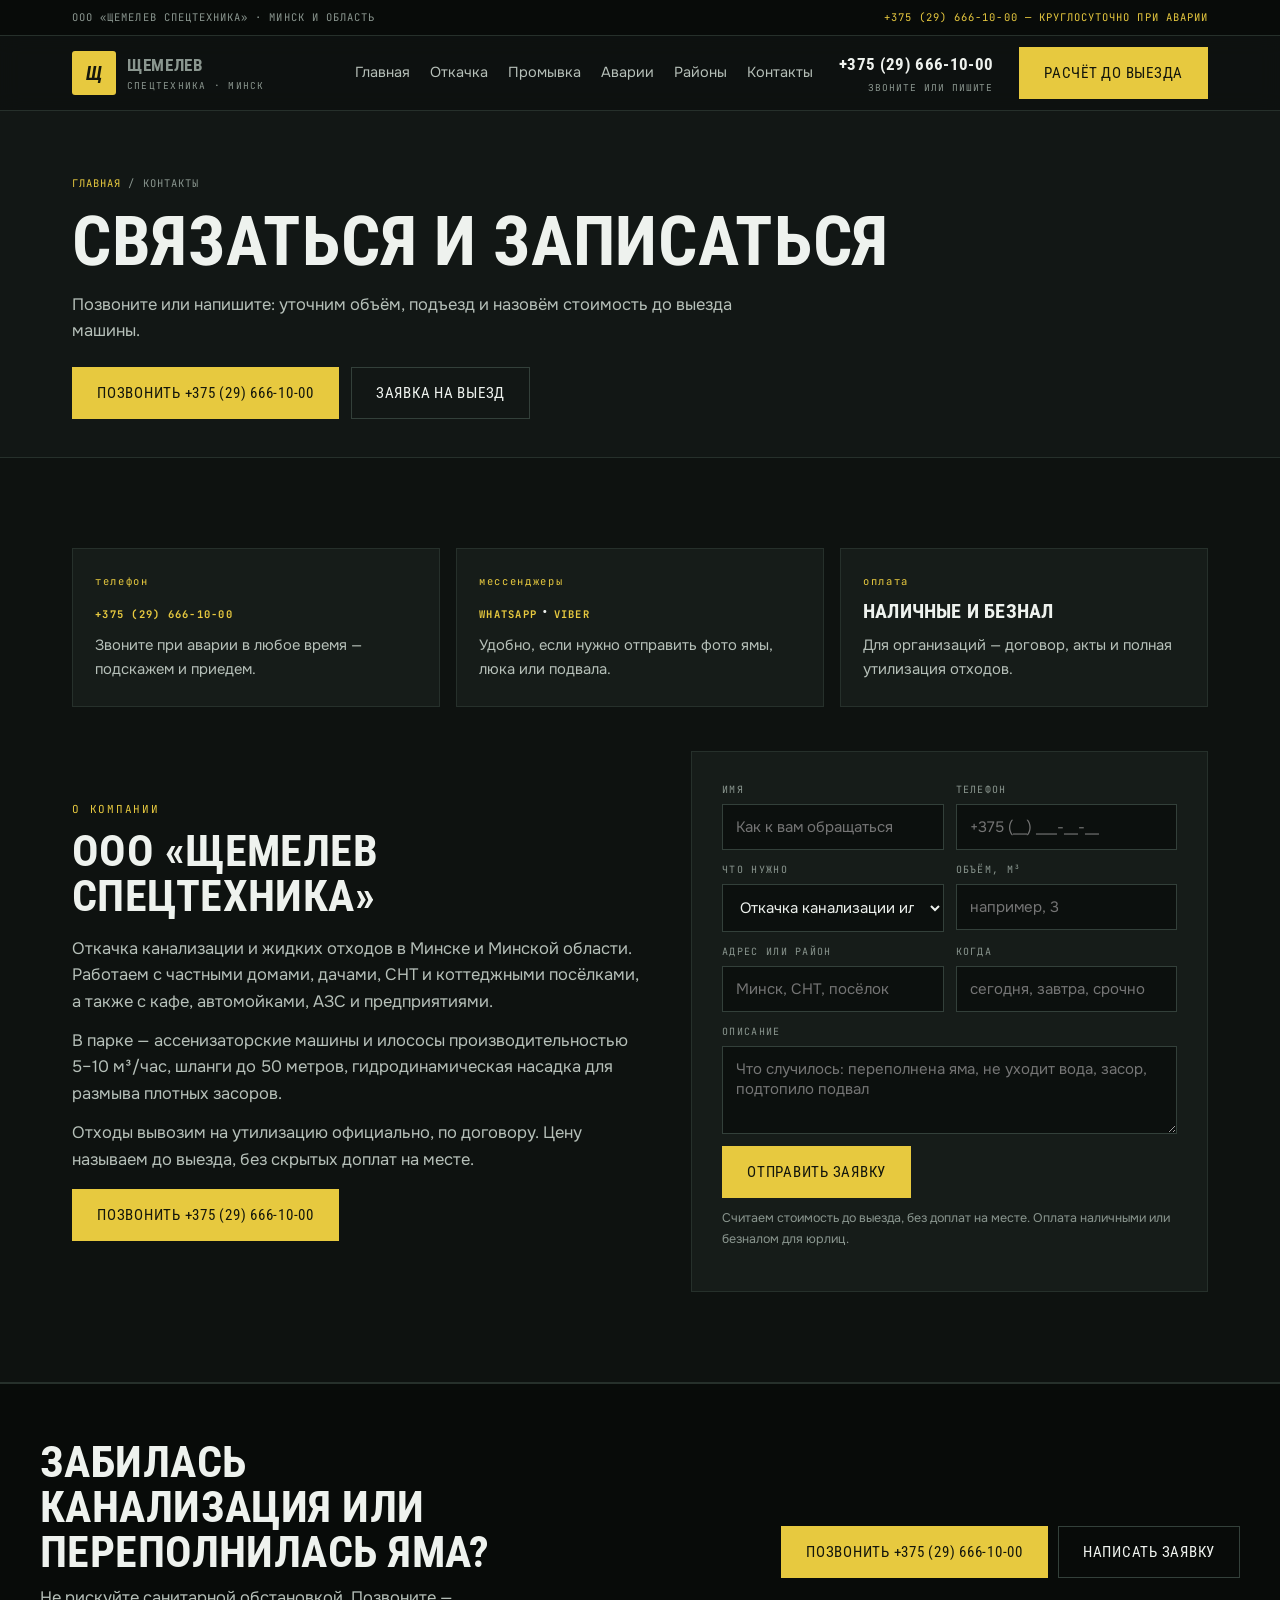
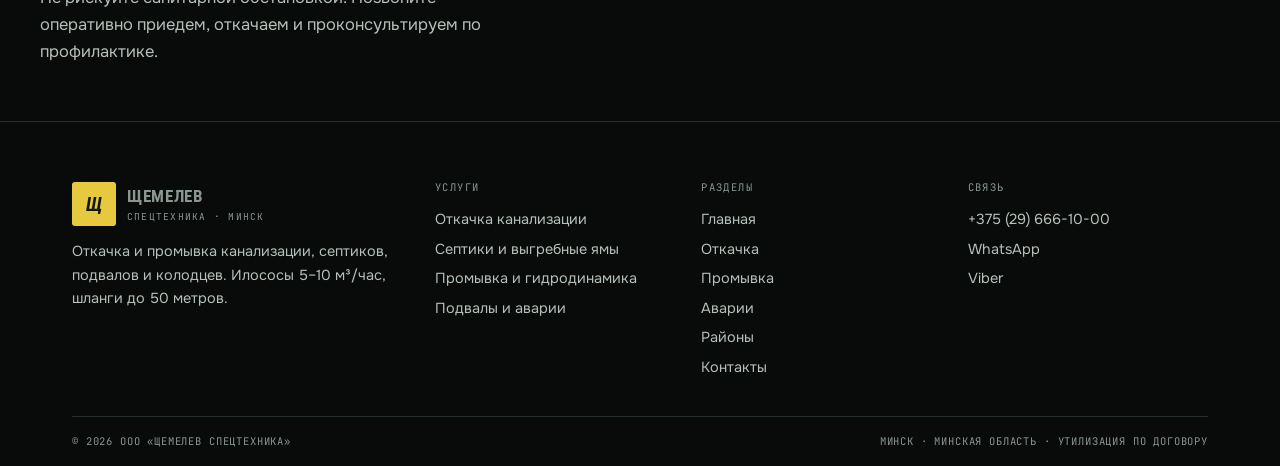
<file: kontakty.html>
<!DOCTYPE html>
<html lang="ru">
<head>
<meta charset="UTF-8">
<meta name="viewport" content="width=device-width, initial-scale=1.0">
<title>Контакты — ООО «Щемелев Спецтехника», Минск</title>
<meta name="description" content="ООО «Щемелев Спецтехника»: откачка канализации, септиков и подвалов в Минске и области. Телефон +375 (29) 666-10-00, WhatsApp и Viber. Безнал для юрлиц.">
<meta property="og:title" content="Контакты — ООО «Щемелев Спецтехника», Минск">
<meta property="og:description" content="ООО «Щемелев Спецтехника»: откачка канализации, септиков и подвалов в Минске и области. Телефон +375 (29) 666-10-00, WhatsApp и Viber. Безнал для юрлиц.">
<meta property="og:type" content="website">
<link rel="icon" href="assets/img/favicon.svg" type="image/svg+xml">
<link rel="preconnect" href="https://fonts.googleapis.com">
<link rel="preconnect" href="https://fonts.gstatic.com" crossorigin>
<link href="https://fonts.googleapis.com/css2?family=Roboto+Condensed:wght@400;700&family=Onest:wght@400;500;600&family=JetBrains+Mono:wght@400;500&display=swap" rel="stylesheet">
<link rel="stylesheet" href="assets/css/site.css">
</head>
<body>
<div class="topbar"><div class="wrap"><span>ООО «Щемелев Спецтехника» · Минск и область</span><a href="tel:+375296661000">+375 (29) 666-10-00 — круглосуточно при аварии</a></div></div>
<header class="hdr"><div class="wrap hdr__in">
<a class="logo" href="index.html"><i>Щ</i><span><b>Щемелев</b><span>спецтехника · Минск</span></span></a>
<nav class="nav"><a href="index.html">Главная</a><a href="otkachka.html">Откачка</a><a href="promyvka.html">Промывка</a><a href="avarii.html">Аварии</a><a href="rajony.html">Районы</a><a href="kontakty.html">Контакты</a></nav>
<div class="hdr__tel"><b><a href="tel:+375296661000">+375 (29) 666-10-00</a></b><span>звоните или пишите</span></div>
<a class="btn" href="#zayavka">Расчёт до выезда</a>
<button class="burger" id="burger" aria-label="Меню" aria-expanded="false"><span></span><span></span><span></span></button>
</div></header>
<div class="drawer" id="drawer" data-open="false" aria-hidden="true"><div class="drawer__inner">
<div class="drawer__top"><b>Щемелев</b><button class="drawer__close" id="drawerClose" aria-label="Закрыть">×</button></div>
<a href="index.html">Главная</a><a href="otkachka.html">Откачка</a><a href="promyvka.html">Промывка</a><a href="avarii.html">Аварии</a><a href="rajony.html">Районы</a><a href="kontakty.html">Контакты</a>
<a href="tel:+375296661000" style="color:var(--acc);border:0;margin-top:10px">+375 (29) 666-10-00</a>
</div></div>
<section class="phead"><div class="wrap">
<div class="crumbs"><a href="index.html">Главная</a> / Контакты</div>
<h1>Связаться и записаться</h1><p class="phead__lead">Позвоните или напишите: уточним объём, подъезд и назовём стоимость до выезда машины.</p>
<div class="hero__cta" style="margin-top:22px"><a class="btn" href="tel:+375296661000">Позвонить +375 (29) 666-10-00</a><a class="btn btn--ghost" href="#zayavka">Заявка на выезд</a></div>
</div></section>
<section class="sec" id="zayavka"><div class="wrap">
<div class="grid3" style="margin-bottom:clamp(26px,4vw,44px)">
<article class="card"><div class="card__n">телефон</div><h3><a href="tel:+375296661000">+375 (29) 666-10-00</a></h3><p>Звоните при аварии в любое время — подскажем и приедем.</p></article>
<article class="card"><div class="card__n">мессенджеры</div><h3><a href="https://wa.me/375296661000">WhatsApp</a> · <a href="viber://chat?number=%2B375296661000">Viber</a></h3><p>Удобно, если нужно отправить фото ямы, люка или подвала.</p></article>
<article class="card"><div class="card__n">оплата</div><h3>Наличные и безнал</h3><p>Для организаций — договор, акты и полная утилизация отходов.</p></article>
</div>
<div class="split">
<div class="prose">
<div class="kick">о компании</div>
<h2 style="margin:10px 0 16px">ООО «Щемелев Спецтехника»</h2>
<p>Откачка канализации и жидких отходов в Минске и Минской области. Работаем с частными домами, дачами, СНТ и коттеджными посёлками, а также с кафе, автомойками, АЗС и предприятиями.</p>
<p>В парке — ассенизаторские машины и илососы производительностью 5–10 м³/час, шланги до 50 метров, гидродинамическая насадка для размыва плотных засоров.</p>
<p>Отходы вывозим на утилизацию официально, по договору. Цену называем до выезда, без скрытых доплат на месте.</p>
<p style="margin-top:16px"><a class="btn" href="tel:+375296661000">Позвонить +375 (29) 666-10-00</a></p>
</div>
<form class="form" data-form="Прошу рассчитать выезд ассенизаторской машины." data-wa>
<div class="form__row">
<div class="fld"><label for="f-name">Имя</label><input id="f-name" name="name" type="text" placeholder="Как к вам обращаться" autocomplete="name"></div>
<div class="fld"><label for="f-phone">Телефон</label><input id="f-phone" name="phone" type="tel" placeholder="+375 (__) ___-__-__" required autocomplete="tel"></div>
</div>
<div class="form__row">
<div class="fld"><label for="f-what">Что нужно</label><select id="f-what" name="what">
<option>Откачка канализации или ямы</option>
<option>Откачка септика</option>
<option>Промывка канализации, засор</option>
<option>Откачка воды из подвала</option>
<option>Ливневка, дренаж, кессон</option>
<option>Жировой ловушка, отстойник, АЗС</option>
<option>Другое — опишу ниже</option>
</select></div>
<div class="fld"><label for="f-size">Объём, м³</label><input id="f-size" name="size" type="text" placeholder="например, 3"></div>
</div>
<div class="form__row">
<div class="fld"><label for="f-where">Адрес или район</label><input id="f-where" name="where" type="text" placeholder="Минск, СНТ, посёлок"></div>
<div class="fld"><label for="f-when">Когда</label><input id="f-when" name="when" type="text" placeholder="сегодня, завтра, срочно"></div>
</div>
<div class="fld"><label for="f-msg">Описание</label><textarea id="f-msg" name="message" placeholder="Что случилось: переполнена яма, не уходит вода, засор, подтопило подвал"></textarea></div>
<button class="btn" type="submit">Отправить заявку</button>
<div class="form__note">Считаем стоимость до выезда, без доплат на месте. Оплата наличными или безналом для юрлиц.</div>
<div class="formout" role="status" aria-live="polite"></div>
</form>
</div>
</div></section>
<section class="cta"><div class="wrap cta__in">
<div><h2>Забилась канализация или переполнилась яма?</h2><p>Не рискуйте санитарной обстановкой. Позвоните — оперативно приедем, откачаем и проконсультируем по профилактике.</p></div>
<div style="display:flex;gap:10px;flex-wrap:wrap"><a class="btn" href="tel:+375296661000">Позвонить +375 (29) 666-10-00</a><a class="btn btn--ghost" href="#zayavka">Написать заявку</a></div>
</div></section><footer class="foot"><div class="wrap">
<div class="foot__grid">
<div>
<div class="logo" style="margin-bottom:14px"><i>Щ</i><span><b>Щемелев</b><span>спецтехника · Минск</span></span></div>
<p style="color:var(--body);max-width:34ch">Откачка и промывка канализации, септиков, подвалов и колодцев. Илососы 5–10 м³/час, шланги до 50 метров.</p>
</div>
<div><h4>Услуги</h4><a href="otkachka.html">Откачка канализации</a><a href="otkachka.html">Септики и выгребные ямы</a><a href="promyvka.html">Промывка и гидродинамика</a><a href="avarii.html">Подвалы и аварии</a></div>
<div><h4>Разделы</h4><a href="index.html">Главная</a><a href="otkachka.html">Откачка</a><a href="promyvka.html">Промывка</a><a href="avarii.html">Аварии</a><a href="rajony.html">Районы</a><a href="kontakty.html">Контакты</a></div>
<div><h4>Связь</h4><a href="tel:+375296661000">+375 (29) 666-10-00</a><a href="https://wa.me/375296661000">WhatsApp</a><a href="viber://chat?number=%2B375296661000">Viber</a><a href="mailto:info@example.by" style="display:none">почта</a></div>
</div>
<div class="foot__bot"><span>© <span data-year>2026</span> ООО «Щемелев Спецтехника»</span><span>Минск · Минская область · утилизация по договору</span></div>
</div></footer>
<div class="fbar"><a href="tel:+375296661000">Позвонить</a><a href="https://wa.me/375296661000">WhatsApp</a></div>
<script src="assets/js/main.js"></script>
</body></html>
</file>
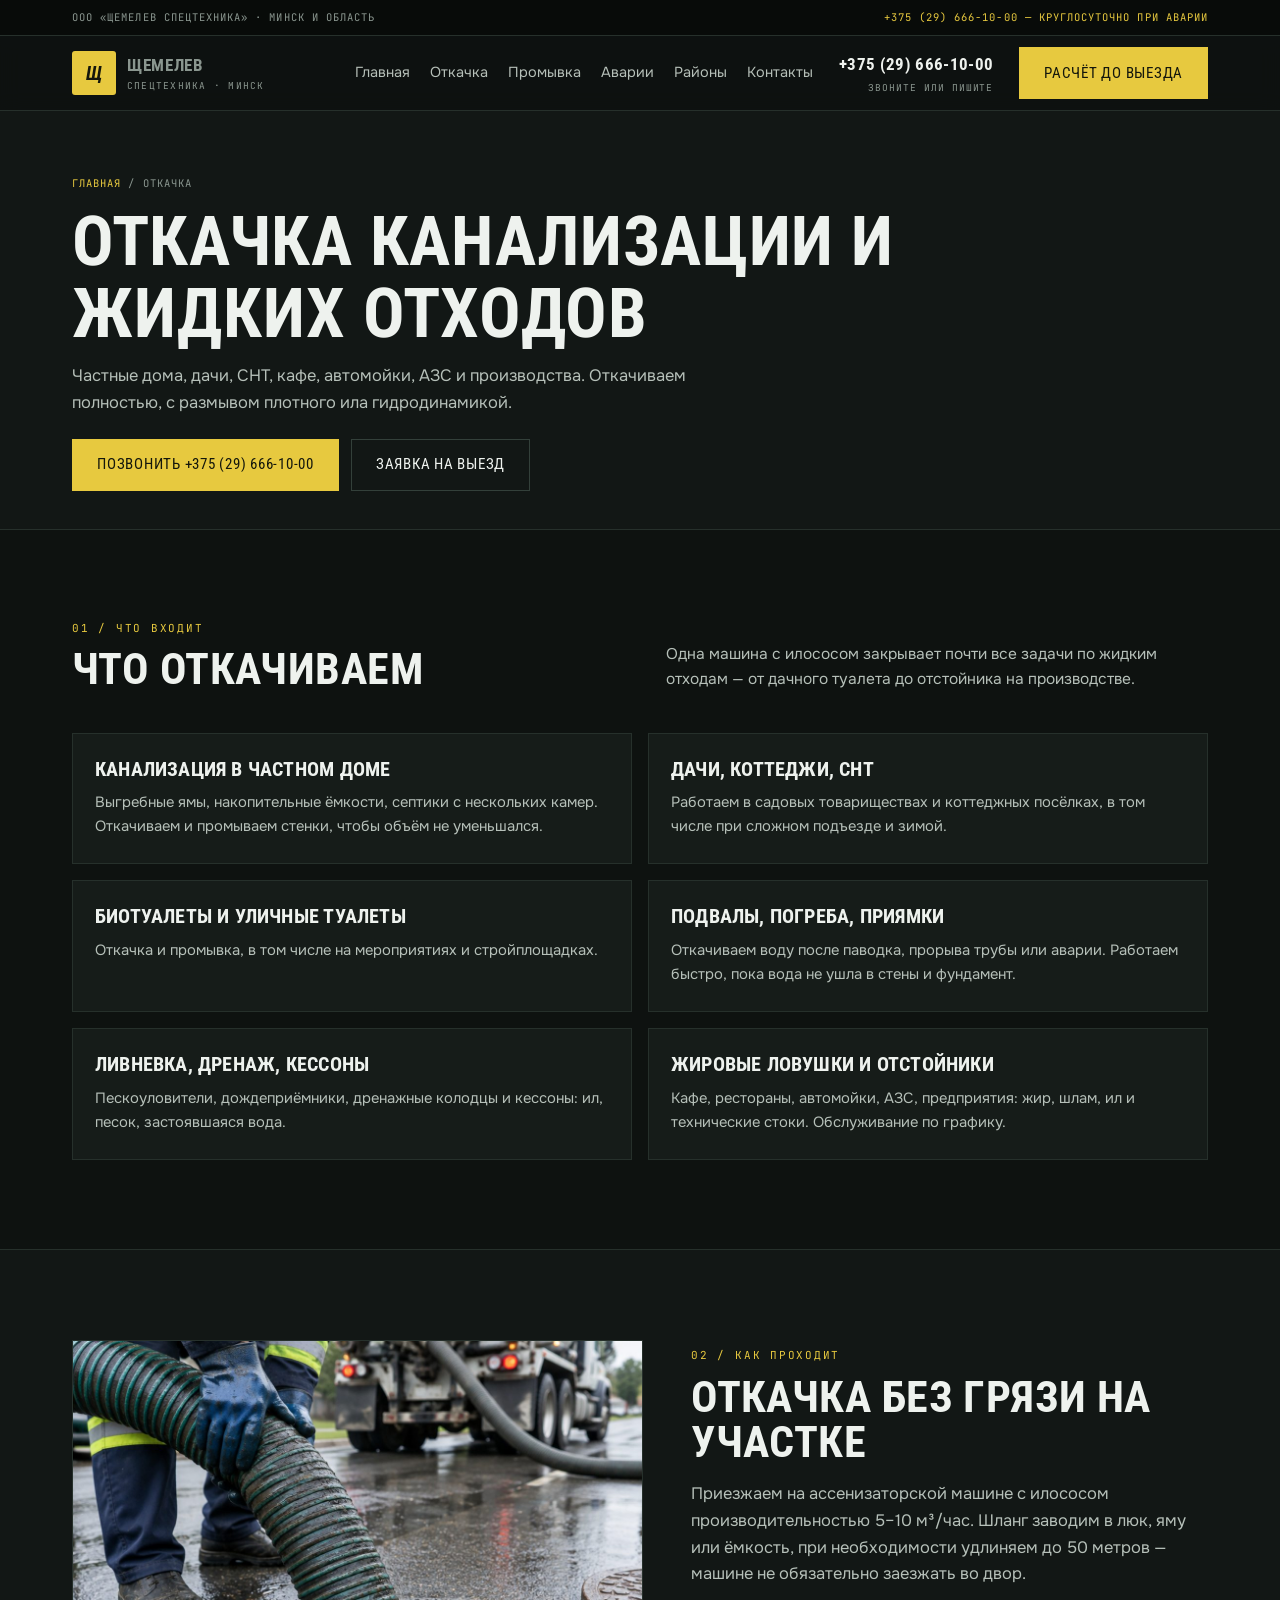
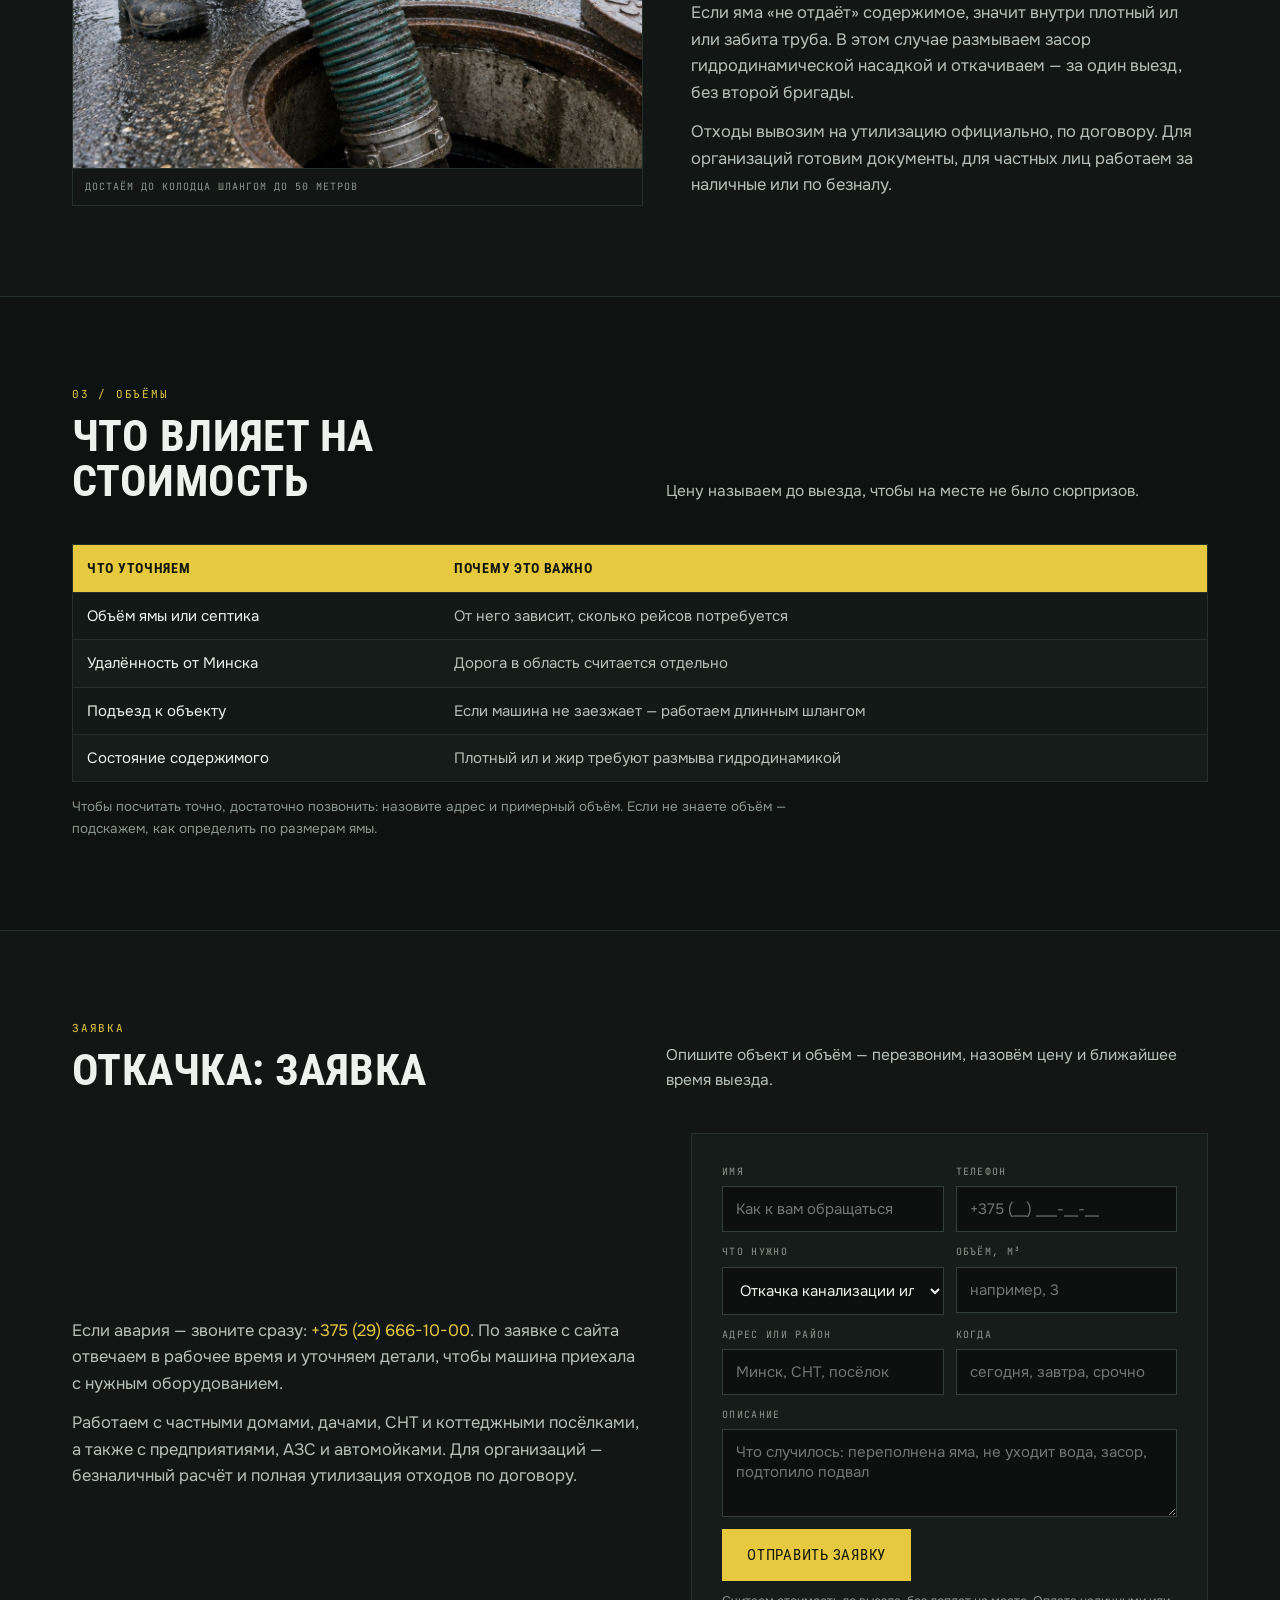
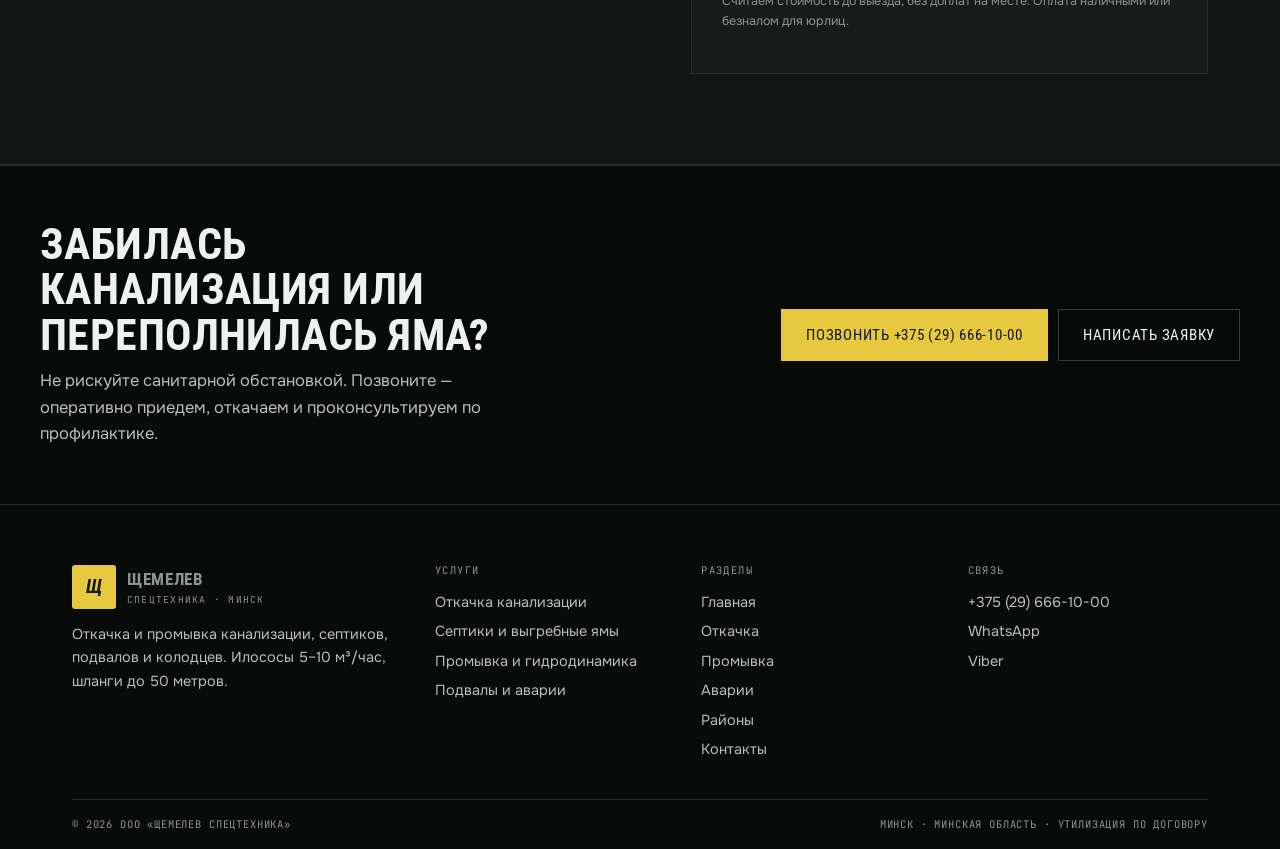
<file: otkachka.html>
<!DOCTYPE html>
<html lang="ru">
<head>
<meta charset="UTF-8">
<meta name="viewport" content="width=device-width, initial-scale=1.0">
<title>Откачка канализации, септиков и выгребных ям в Минске — Щемелев Спецтехника</title>
<meta name="description" content="Откачка канализации в частном доме, септиков, выгребных ям, биотуалетов, подвалов, ливневки, кессонов и жировых ловушек. Илососы 5–10 м³/час, шланги до 50 м. +375 (29) 666-10-00.">
<meta property="og:title" content="Откачка канализации, септиков и выгребных ям в Минске — Щемелев Спецтехника">
<meta property="og:description" content="Откачка канализации в частном доме, септиков, выгребных ям, биотуалетов, подвалов, ливневки, кессонов и жировых ловушек. Илососы 5–10 м³/час, шланги до 50 м. +375 (29) 666-10-00.">
<meta property="og:type" content="website">
<link rel="icon" href="assets/img/favicon.svg" type="image/svg+xml">
<link rel="preconnect" href="https://fonts.googleapis.com">
<link rel="preconnect" href="https://fonts.gstatic.com" crossorigin>
<link href="https://fonts.googleapis.com/css2?family=Roboto+Condensed:wght@400;700&family=Onest:wght@400;500;600&family=JetBrains+Mono:wght@400;500&display=swap" rel="stylesheet">
<link rel="stylesheet" href="assets/css/site.css">
</head>
<body>
<div class="topbar"><div class="wrap"><span>ООО «Щемелев Спецтехника» · Минск и область</span><a href="tel:+375296661000">+375 (29) 666-10-00 — круглосуточно при аварии</a></div></div>
<header class="hdr"><div class="wrap hdr__in">
<a class="logo" href="index.html"><i>Щ</i><span><b>Щемелев</b><span>спецтехника · Минск</span></span></a>
<nav class="nav"><a href="index.html">Главная</a><a href="otkachka.html">Откачка</a><a href="promyvka.html">Промывка</a><a href="avarii.html">Аварии</a><a href="rajony.html">Районы</a><a href="kontakty.html">Контакты</a></nav>
<div class="hdr__tel"><b><a href="tel:+375296661000">+375 (29) 666-10-00</a></b><span>звоните или пишите</span></div>
<a class="btn" href="#zayavka">Расчёт до выезда</a>
<button class="burger" id="burger" aria-label="Меню" aria-expanded="false"><span></span><span></span><span></span></button>
</div></header>
<div class="drawer" id="drawer" data-open="false" aria-hidden="true"><div class="drawer__inner">
<div class="drawer__top"><b>Щемелев</b><button class="drawer__close" id="drawerClose" aria-label="Закрыть">×</button></div>
<a href="index.html">Главная</a><a href="otkachka.html">Откачка</a><a href="promyvka.html">Промывка</a><a href="avarii.html">Аварии</a><a href="rajony.html">Районы</a><a href="kontakty.html">Контакты</a>
<a href="tel:+375296661000" style="color:var(--acc);border:0;margin-top:10px">+375 (29) 666-10-00</a>
</div></div>
<section class="phead"><div class="wrap">
<div class="crumbs"><a href="index.html">Главная</a> / Откачка</div>
<h1>Откачка канализации и жидких отходов</h1><p class="phead__lead">Частные дома, дачи, СНТ, кафе, автомойки, АЗС и производства. Откачиваем полностью, с размывом плотного ила гидродинамикой.</p>
<div class="hero__cta" style="margin-top:22px"><a class="btn" href="tel:+375296661000">Позвонить +375 (29) 666-10-00</a><a class="btn btn--ghost" href="#zayavka">Заявка на выезд</a></div>
</div></section>
<section class="sec"><div class="wrap">
<div class="shead"><div><div class="kick">01 / что входит</div><h2>Что откачиваем</h2></div><p>Одна машина с илососом закрывает почти все задачи по жидким отходам — от дачного туалета до отстойника на производстве.</p></div>
<div class="grid2">
<article class="card"><h3>Канализация в частном доме</h3><p>Выгребные ямы, накопительные ёмкости, септики с нескольких камер. Откачиваем и промываем стенки, чтобы объём не уменьшался.</p></article>
<article class="card"><h3>Дачи, коттеджи, СНТ</h3><p>Работаем в садовых товариществах и коттеджных посёлках, в том числе при сложном подъезде и зимой.</p></article>
<article class="card"><h3>Биотуалеты и уличные туалеты</h3><p>Откачка и промывка, в том числе на мероприятиях и стройплощадках.</p></article>
<article class="card"><h3>Подвалы, погреба, приямки</h3><p>Откачиваем воду после паводка, прорыва трубы или аварии. Работаем быстро, пока вода не ушла в стены и фундамент.</p></article>
<article class="card"><h3>Ливневка, дренаж, кессоны</h3><p>Пескоуловители, дождеприёмники, дренажные колодцы и кессоны: ил, песок, застоявшаяся вода.</p></article>
<article class="card"><h3>Жировые ловушки и отстойники</h3><p>Кафе, рестораны, автомойки, АЗС, предприятия: жир, шлам, ил и технические стоки. Обслуживание по графику.</p></article>
</div>
</div></section>

<section class="sec sec--alt"><div class="wrap split">
<figure class="photo"><img src="assets/img/hose.jpg" alt="Откачка через канализационный люк"><figcaption>Достаём до колодца шлангом до 50 метров</figcaption></figure>
<div class="prose">
<div class="kick">02 / как проходит</div>
<h2 style="margin:10px 0 16px">Откачка без грязи на участке</h2>
<p>Приезжаем на ассенизаторской машине с илососом производительностью 5–10 м³/час. Шланг заводим в люк, яму или ёмкость, при необходимости удлиняем до 50 метров — машине не обязательно заезжать во двор.</p>
<p>Если яма «не отдаёт» содержимое, значит внутри плотный ил или забита труба. В этом случае размываем засор гидродинамической насадкой и откачиваем — за один выезд, без второй бригады.</p>
<p>Отходы вывозим на утилизацию официально, по договору. Для организаций готовим документы, для частных лиц работаем за наличные или по безналу.</p>
</div>
</div></section>

<section class="sec"><div class="wrap">
<div class="shead"><div><div class="kick">03 / объёмы</div><h2>Что влияет на стоимость</h2></div><p>Цену называем до выезда, чтобы на месте не было сюрпризов.</p></div>
<table class="table">
<tr><th>Что уточняем</th><th>Почему это важно</th></tr>
<tr><td>Объём ямы или септика</td><td>От него зависит, сколько рейсов потребуется</td></tr>
<tr><td>Удалённость от Минска</td><td>Дорога в область считается отдельно</td></tr>
<tr><td>Подъезд к объекту</td><td>Если машина не заезжает — работаем длинным шлангом</td></tr>
<tr><td>Состояние содержимого</td><td>Плотный ил и жир требуют размыва гидродинамикой</td></tr>
</table>
<p class="note">Чтобы посчитать точно, достаточно позвонить: назовите адрес и примерный объём. Если не знаете объём — подскажем, как определить по размерам ямы.</p>
</div></section>
<section class="sec sec--alt" id="zayavka"><div class="wrap">
<div class="shead"><div><div class="kick">Заявка</div><h2>Откачка: заявка</h2></div><p>Опишите объект и объём — перезвоним, назовём цену и ближайшее время выезда.</p></div>
<div class="split"><div class="prose">
<p>Если авария — звоните сразу: <a href="tel:+375296661000" style="color:var(--acc)">+375 (29) 666-10-00</a>. По заявке с сайта отвечаем в рабочее время и уточняем детали, чтобы машина приехала с нужным оборудованием.</p>
<p>Работаем с частными домами, дачами, СНТ и коттеджными посёлками, а также с предприятиями, АЗС и автомойками. Для организаций — безналичный расчёт и полная утилизация отходов по договору.</p>
</div><form class="form" data-form="Прошу рассчитать выезд ассенизаторской машины." data-wa>
<div class="form__row">
<div class="fld"><label for="f-name">Имя</label><input id="f-name" name="name" type="text" placeholder="Как к вам обращаться" autocomplete="name"></div>
<div class="fld"><label for="f-phone">Телефон</label><input id="f-phone" name="phone" type="tel" placeholder="+375 (__) ___-__-__" required autocomplete="tel"></div>
</div>
<div class="form__row">
<div class="fld"><label for="f-what">Что нужно</label><select id="f-what" name="what">
<option>Откачка канализации или ямы</option>
<option>Откачка септика</option>
<option>Промывка канализации, засор</option>
<option>Откачка воды из подвала</option>
<option>Ливневка, дренаж, кессон</option>
<option>Жировой ловушка, отстойник, АЗС</option>
<option>Другое — опишу ниже</option>
</select></div>
<div class="fld"><label for="f-size">Объём, м³</label><input id="f-size" name="size" type="text" placeholder="например, 3"></div>
</div>
<div class="form__row">
<div class="fld"><label for="f-where">Адрес или район</label><input id="f-where" name="where" type="text" placeholder="Минск, СНТ, посёлок"></div>
<div class="fld"><label for="f-when">Когда</label><input id="f-when" name="when" type="text" placeholder="сегодня, завтра, срочно"></div>
</div>
<div class="fld"><label for="f-msg">Описание</label><textarea id="f-msg" name="message" placeholder="Что случилось: переполнена яма, не уходит вода, засор, подтопило подвал"></textarea></div>
<button class="btn" type="submit">Отправить заявку</button>
<div class="form__note">Считаем стоимость до выезда, без доплат на месте. Оплата наличными или безналом для юрлиц.</div>
<div class="formout" role="status" aria-live="polite"></div>
</form></div>
</div></section><section class="cta"><div class="wrap cta__in">
<div><h2>Забилась канализация или переполнилась яма?</h2><p>Не рискуйте санитарной обстановкой. Позвоните — оперативно приедем, откачаем и проконсультируем по профилактике.</p></div>
<div style="display:flex;gap:10px;flex-wrap:wrap"><a class="btn" href="tel:+375296661000">Позвонить +375 (29) 666-10-00</a><a class="btn btn--ghost" href="#zayavka">Написать заявку</a></div>
</div></section><footer class="foot"><div class="wrap">
<div class="foot__grid">
<div>
<div class="logo" style="margin-bottom:14px"><i>Щ</i><span><b>Щемелев</b><span>спецтехника · Минск</span></span></div>
<p style="color:var(--body);max-width:34ch">Откачка и промывка канализации, септиков, подвалов и колодцев. Илососы 5–10 м³/час, шланги до 50 метров.</p>
</div>
<div><h4>Услуги</h4><a href="otkachka.html">Откачка канализации</a><a href="otkachka.html">Септики и выгребные ямы</a><a href="promyvka.html">Промывка и гидродинамика</a><a href="avarii.html">Подвалы и аварии</a></div>
<div><h4>Разделы</h4><a href="index.html">Главная</a><a href="otkachka.html">Откачка</a><a href="promyvka.html">Промывка</a><a href="avarii.html">Аварии</a><a href="rajony.html">Районы</a><a href="kontakty.html">Контакты</a></div>
<div><h4>Связь</h4><a href="tel:+375296661000">+375 (29) 666-10-00</a><a href="https://wa.me/375296661000">WhatsApp</a><a href="viber://chat?number=%2B375296661000">Viber</a><a href="mailto:info@example.by" style="display:none">почта</a></div>
</div>
<div class="foot__bot"><span>© <span data-year>2026</span> ООО «Щемелев Спецтехника»</span><span>Минск · Минская область · утилизация по договору</span></div>
</div></footer>
<div class="fbar"><a href="tel:+375296661000">Позвонить</a><a href="https://wa.me/375296661000">WhatsApp</a></div>
<script src="assets/js/main.js"></script>
</body></html>
</file>
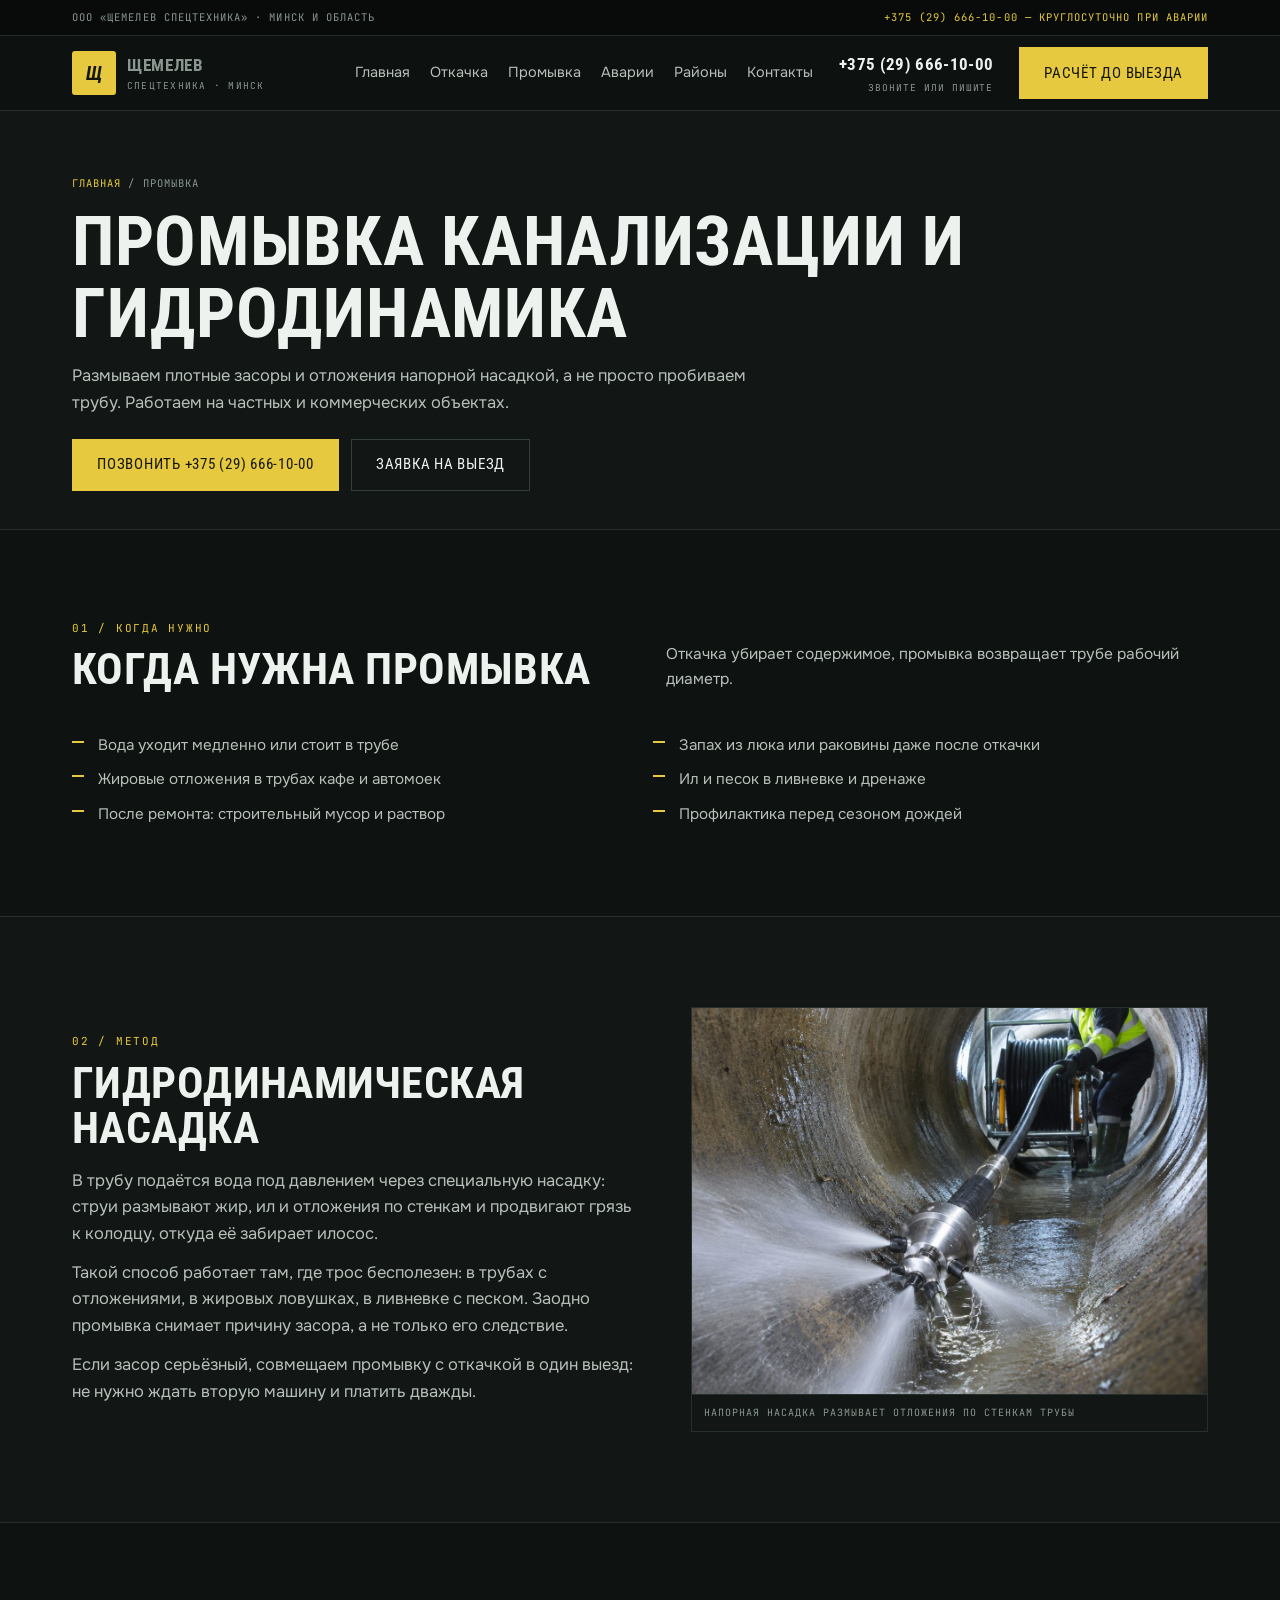
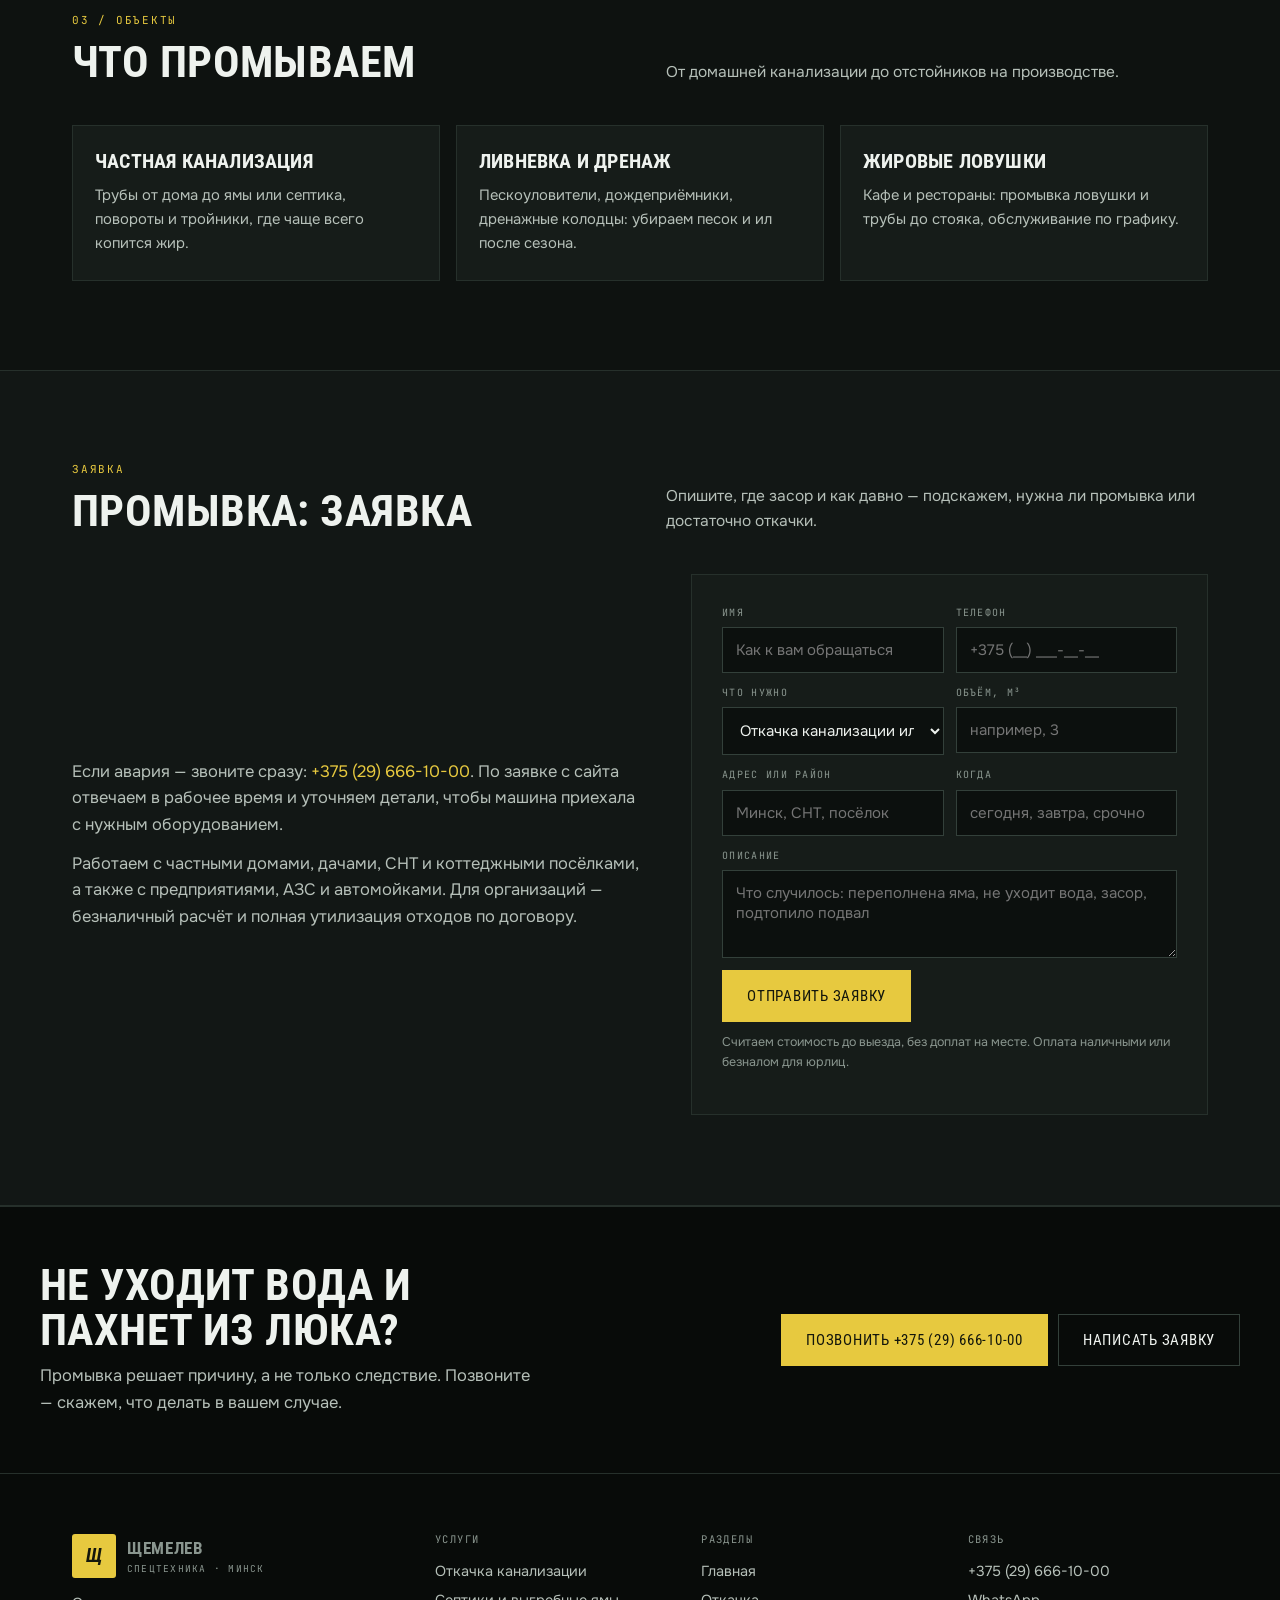
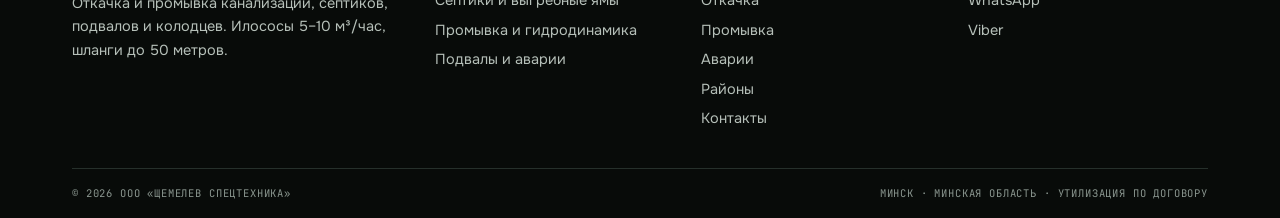
<file: promyvka.html>
<!DOCTYPE html>
<html lang="ru">
<head>
<meta charset="UTF-8">
<meta name="viewport" content="width=device-width, initial-scale=1.0">
<title>Промывка канализации и гидродинамическая прочистка в Минске — Щемелев Спецтехника</title>
<meta name="description" content="Промывка канализации гидродинамикой: засоры, жир, ил, песок, отложения в трубах. Промывка ливневки, дренажа, жировых ловушек. Минск и область, +375 (29) 666-10-00.">
<meta property="og:title" content="Промывка канализации и гидродинамическая прочистка в Минске — Щемелев Спецтехника">
<meta property="og:description" content="Промывка канализации гидродинамикой: засоры, жир, ил, песок, отложения в трубах. Промывка ливневки, дренажа, жировых ловушек. Минск и область, +375 (29) 666-10-00.">
<meta property="og:type" content="website">
<link rel="icon" href="assets/img/favicon.svg" type="image/svg+xml">
<link rel="preconnect" href="https://fonts.googleapis.com">
<link rel="preconnect" href="https://fonts.gstatic.com" crossorigin>
<link href="https://fonts.googleapis.com/css2?family=Roboto+Condensed:wght@400;700&family=Onest:wght@400;500;600&family=JetBrains+Mono:wght@400;500&display=swap" rel="stylesheet">
<link rel="stylesheet" href="assets/css/site.css">
</head>
<body>
<div class="topbar"><div class="wrap"><span>ООО «Щемелев Спецтехника» · Минск и область</span><a href="tel:+375296661000">+375 (29) 666-10-00 — круглосуточно при аварии</a></div></div>
<header class="hdr"><div class="wrap hdr__in">
<a class="logo" href="index.html"><i>Щ</i><span><b>Щемелев</b><span>спецтехника · Минск</span></span></a>
<nav class="nav"><a href="index.html">Главная</a><a href="otkachka.html">Откачка</a><a href="promyvka.html">Промывка</a><a href="avarii.html">Аварии</a><a href="rajony.html">Районы</a><a href="kontakty.html">Контакты</a></nav>
<div class="hdr__tel"><b><a href="tel:+375296661000">+375 (29) 666-10-00</a></b><span>звоните или пишите</span></div>
<a class="btn" href="#zayavka">Расчёт до выезда</a>
<button class="burger" id="burger" aria-label="Меню" aria-expanded="false"><span></span><span></span><span></span></button>
</div></header>
<div class="drawer" id="drawer" data-open="false" aria-hidden="true"><div class="drawer__inner">
<div class="drawer__top"><b>Щемелев</b><button class="drawer__close" id="drawerClose" aria-label="Закрыть">×</button></div>
<a href="index.html">Главная</a><a href="otkachka.html">Откачка</a><a href="promyvka.html">Промывка</a><a href="avarii.html">Аварии</a><a href="rajony.html">Районы</a><a href="kontakty.html">Контакты</a>
<a href="tel:+375296661000" style="color:var(--acc);border:0;margin-top:10px">+375 (29) 666-10-00</a>
</div></div>
<section class="phead"><div class="wrap">
<div class="crumbs"><a href="index.html">Главная</a> / Промывка</div>
<h1>Промывка канализации и гидродинамика</h1><p class="phead__lead">Размываем плотные засоры и отложения напорной насадкой, а не просто пробиваем трубу. Работаем на частных и коммерческих объектах.</p>
<div class="hero__cta" style="margin-top:22px"><a class="btn" href="tel:+375296661000">Позвонить +375 (29) 666-10-00</a><a class="btn btn--ghost" href="#zayavka">Заявка на выезд</a></div>
</div></section>
<section class="sec"><div class="wrap">
<div class="shead"><div><div class="kick">01 / когда нужно</div><h2>Когда нужна промывка</h2></div><p>Откачка убирает содержимое, промывка возвращает трубе рабочий диаметр.</p></div>
<ul class="checks">
<li>Вода уходит медленно или стоит в трубе</li>
<li>Запах из люка или раковины даже после откачки</li>
<li>Жировые отложения в трубах кафе и автомоек</li>
<li>Ил и песок в ливневке и дренаже</li>
<li>После ремонта: строительный мусор и раствор</li>
<li>Профилактика перед сезоном дождей</li>
</ul>
</div></section>

<section class="sec sec--alt"><div class="wrap split">
<div class="prose">
<div class="kick">02 / метод</div>
<h2 style="margin:10px 0 16px">Гидродинамическая насадка</h2>
<p>В трубу подаётся вода под давлением через специальную насадку: струи размывают жир, ил и отложения по стенкам и продвигают грязь к колодцу, откуда её забирает илосос.</p>
<p>Такой способ работает там, где трос бесполезен: в трубах с отложениями, в жировых ловушках, в ливневке с песком. Заодно промывка снимает причину засора, а не только его следствие.</p>
<p>Если засор серьёзный, совмещаем промывку с откачкой в один выезд: не нужно ждать вторую машину и платить дважды.</p>
</div>
<figure class="photo"><img src="assets/img/jet.jpg" alt="Гидродинамическая насадка в трубе"><figcaption>Напорная насадка размывает отложения по стенкам трубы</figcaption></figure>
</div></section>

<section class="sec"><div class="wrap">
<div class="shead"><div><div class="kick">03 / объекты</div><h2>Что промываем</h2></div><p>От домашней канализации до отстойников на производстве.</p></div>
<div class="grid3">
<article class="card"><h3>Частная канализация</h3><p>Трубы от дома до ямы или септика, повороты и тройники, где чаще всего копится жир.</p></article>
<article class="card"><h3>Ливневка и дренаж</h3><p>Пескоуловители, дождеприёмники, дренажные колодцы: убираем песок и ил после сезона.</p></article>
<article class="card"><h3>Жировые ловушки</h3><p>Кафе и рестораны: промывка ловушки и трубы до стояка, обслуживание по графику.</p></article>
</div>
</div></section>
<section class="sec sec--alt" id="zayavka"><div class="wrap">
<div class="shead"><div><div class="kick">Заявка</div><h2>Промывка: заявка</h2></div><p>Опишите, где засор и как давно — подскажем, нужна ли промывка или достаточно откачки.</p></div>
<div class="split"><div class="prose">
<p>Если авария — звоните сразу: <a href="tel:+375296661000" style="color:var(--acc)">+375 (29) 666-10-00</a>. По заявке с сайта отвечаем в рабочее время и уточняем детали, чтобы машина приехала с нужным оборудованием.</p>
<p>Работаем с частными домами, дачами, СНТ и коттеджными посёлками, а также с предприятиями, АЗС и автомойками. Для организаций — безналичный расчёт и полная утилизация отходов по договору.</p>
</div><form class="form" data-form="Прошу рассчитать выезд ассенизаторской машины." data-wa>
<div class="form__row">
<div class="fld"><label for="f-name">Имя</label><input id="f-name" name="name" type="text" placeholder="Как к вам обращаться" autocomplete="name"></div>
<div class="fld"><label for="f-phone">Телефон</label><input id="f-phone" name="phone" type="tel" placeholder="+375 (__) ___-__-__" required autocomplete="tel"></div>
</div>
<div class="form__row">
<div class="fld"><label for="f-what">Что нужно</label><select id="f-what" name="what">
<option>Откачка канализации или ямы</option>
<option>Откачка септика</option>
<option>Промывка канализации, засор</option>
<option>Откачка воды из подвала</option>
<option>Ливневка, дренаж, кессон</option>
<option>Жировой ловушка, отстойник, АЗС</option>
<option>Другое — опишу ниже</option>
</select></div>
<div class="fld"><label for="f-size">Объём, м³</label><input id="f-size" name="size" type="text" placeholder="например, 3"></div>
</div>
<div class="form__row">
<div class="fld"><label for="f-where">Адрес или район</label><input id="f-where" name="where" type="text" placeholder="Минск, СНТ, посёлок"></div>
<div class="fld"><label for="f-when">Когда</label><input id="f-when" name="when" type="text" placeholder="сегодня, завтра, срочно"></div>
</div>
<div class="fld"><label for="f-msg">Описание</label><textarea id="f-msg" name="message" placeholder="Что случилось: переполнена яма, не уходит вода, засор, подтопило подвал"></textarea></div>
<button class="btn" type="submit">Отправить заявку</button>
<div class="form__note">Считаем стоимость до выезда, без доплат на месте. Оплата наличными или безналом для юрлиц.</div>
<div class="formout" role="status" aria-live="polite"></div>
</form></div>
</div></section><section class="cta"><div class="wrap cta__in">
<div><h2>Не уходит вода и пахнет из люка?</h2><p>Промывка решает причину, а не только следствие. Позвоните — скажем, что делать в вашем случае.</p></div>
<div style="display:flex;gap:10px;flex-wrap:wrap"><a class="btn" href="tel:+375296661000">Позвонить +375 (29) 666-10-00</a><a class="btn btn--ghost" href="#zayavka">Написать заявку</a></div>
</div></section><footer class="foot"><div class="wrap">
<div class="foot__grid">
<div>
<div class="logo" style="margin-bottom:14px"><i>Щ</i><span><b>Щемелев</b><span>спецтехника · Минск</span></span></div>
<p style="color:var(--body);max-width:34ch">Откачка и промывка канализации, септиков, подвалов и колодцев. Илососы 5–10 м³/час, шланги до 50 метров.</p>
</div>
<div><h4>Услуги</h4><a href="otkachka.html">Откачка канализации</a><a href="otkachka.html">Септики и выгребные ямы</a><a href="promyvka.html">Промывка и гидродинамика</a><a href="avarii.html">Подвалы и аварии</a></div>
<div><h4>Разделы</h4><a href="index.html">Главная</a><a href="otkachka.html">Откачка</a><a href="promyvka.html">Промывка</a><a href="avarii.html">Аварии</a><a href="rajony.html">Районы</a><a href="kontakty.html">Контакты</a></div>
<div><h4>Связь</h4><a href="tel:+375296661000">+375 (29) 666-10-00</a><a href="https://wa.me/375296661000">WhatsApp</a><a href="viber://chat?number=%2B375296661000">Viber</a><a href="mailto:info@example.by" style="display:none">почта</a></div>
</div>
<div class="foot__bot"><span>© <span data-year>2026</span> ООО «Щемелев Спецтехника»</span><span>Минск · Минская область · утилизация по договору</span></div>
</div></footer>
<div class="fbar"><a href="tel:+375296661000">Позвонить</a><a href="https://wa.me/375296661000">WhatsApp</a></div>
<script src="assets/js/main.js"></script>
</body></html>
</file>
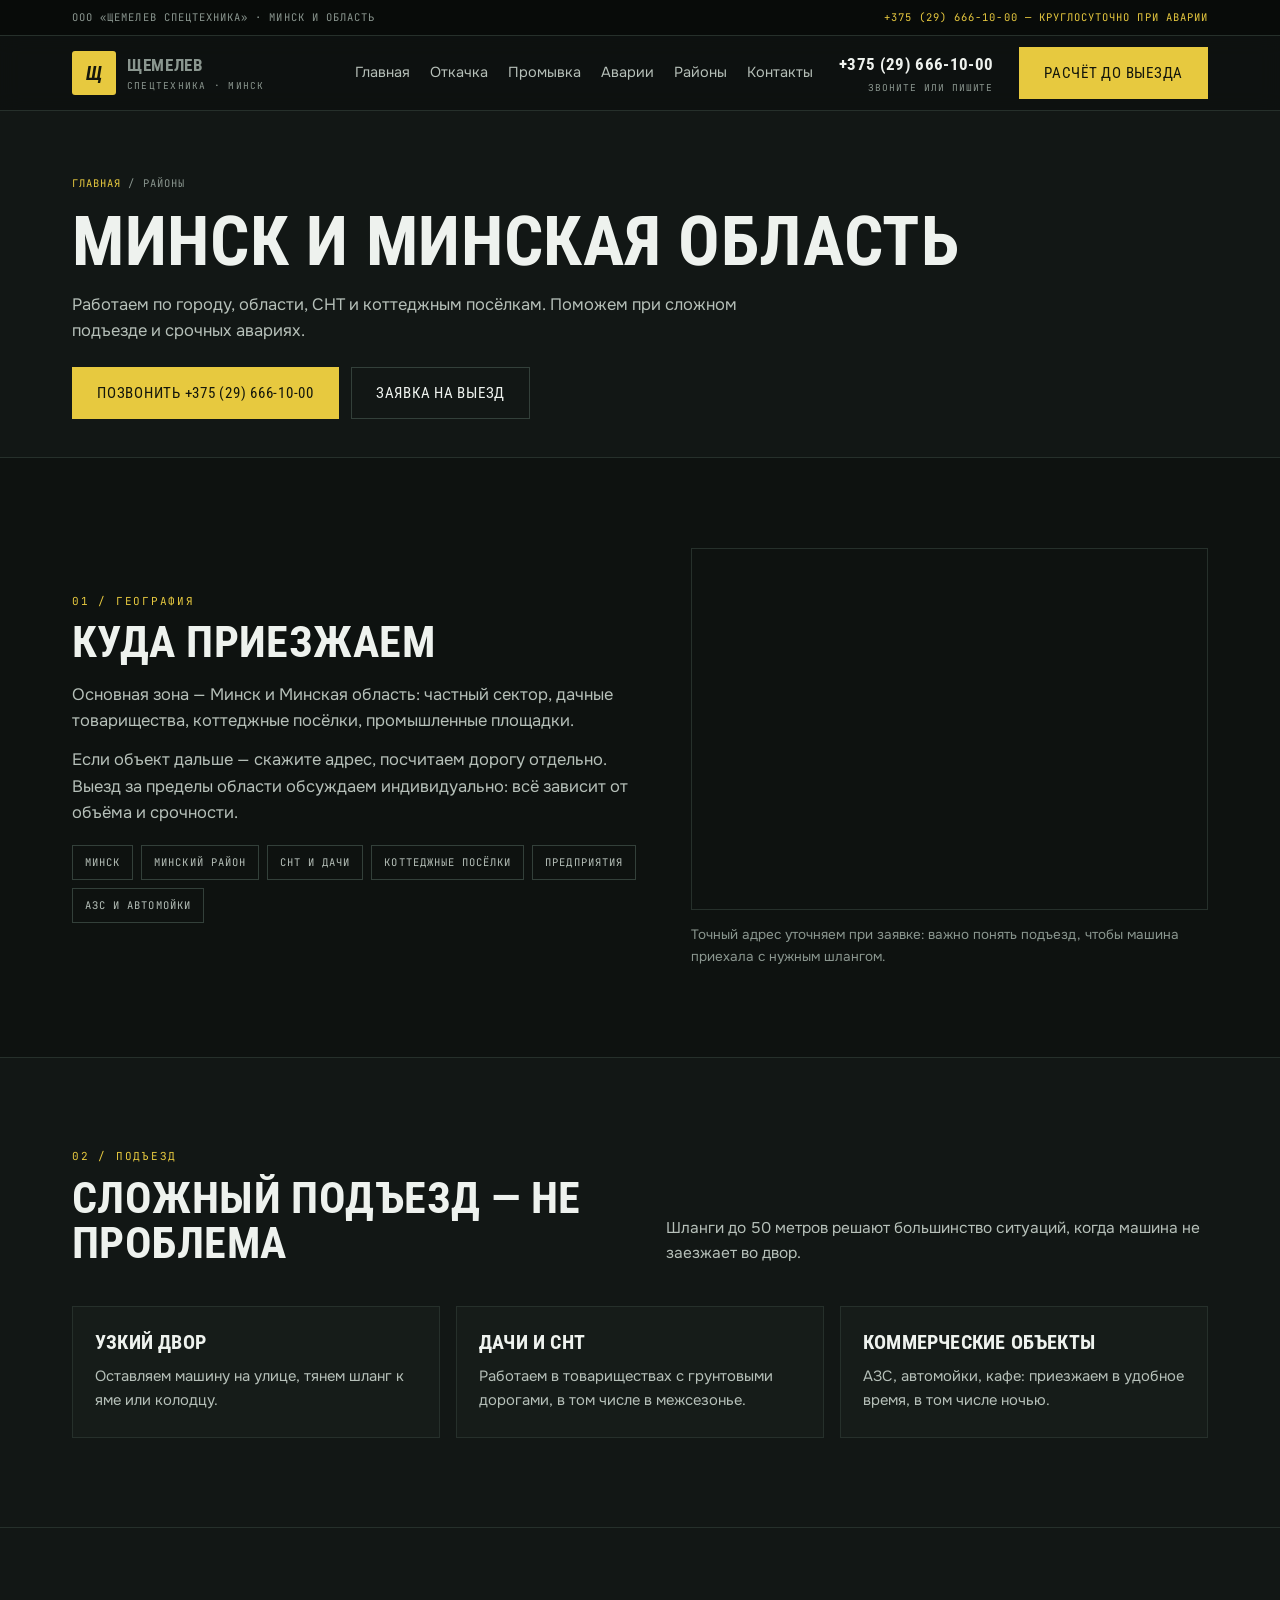
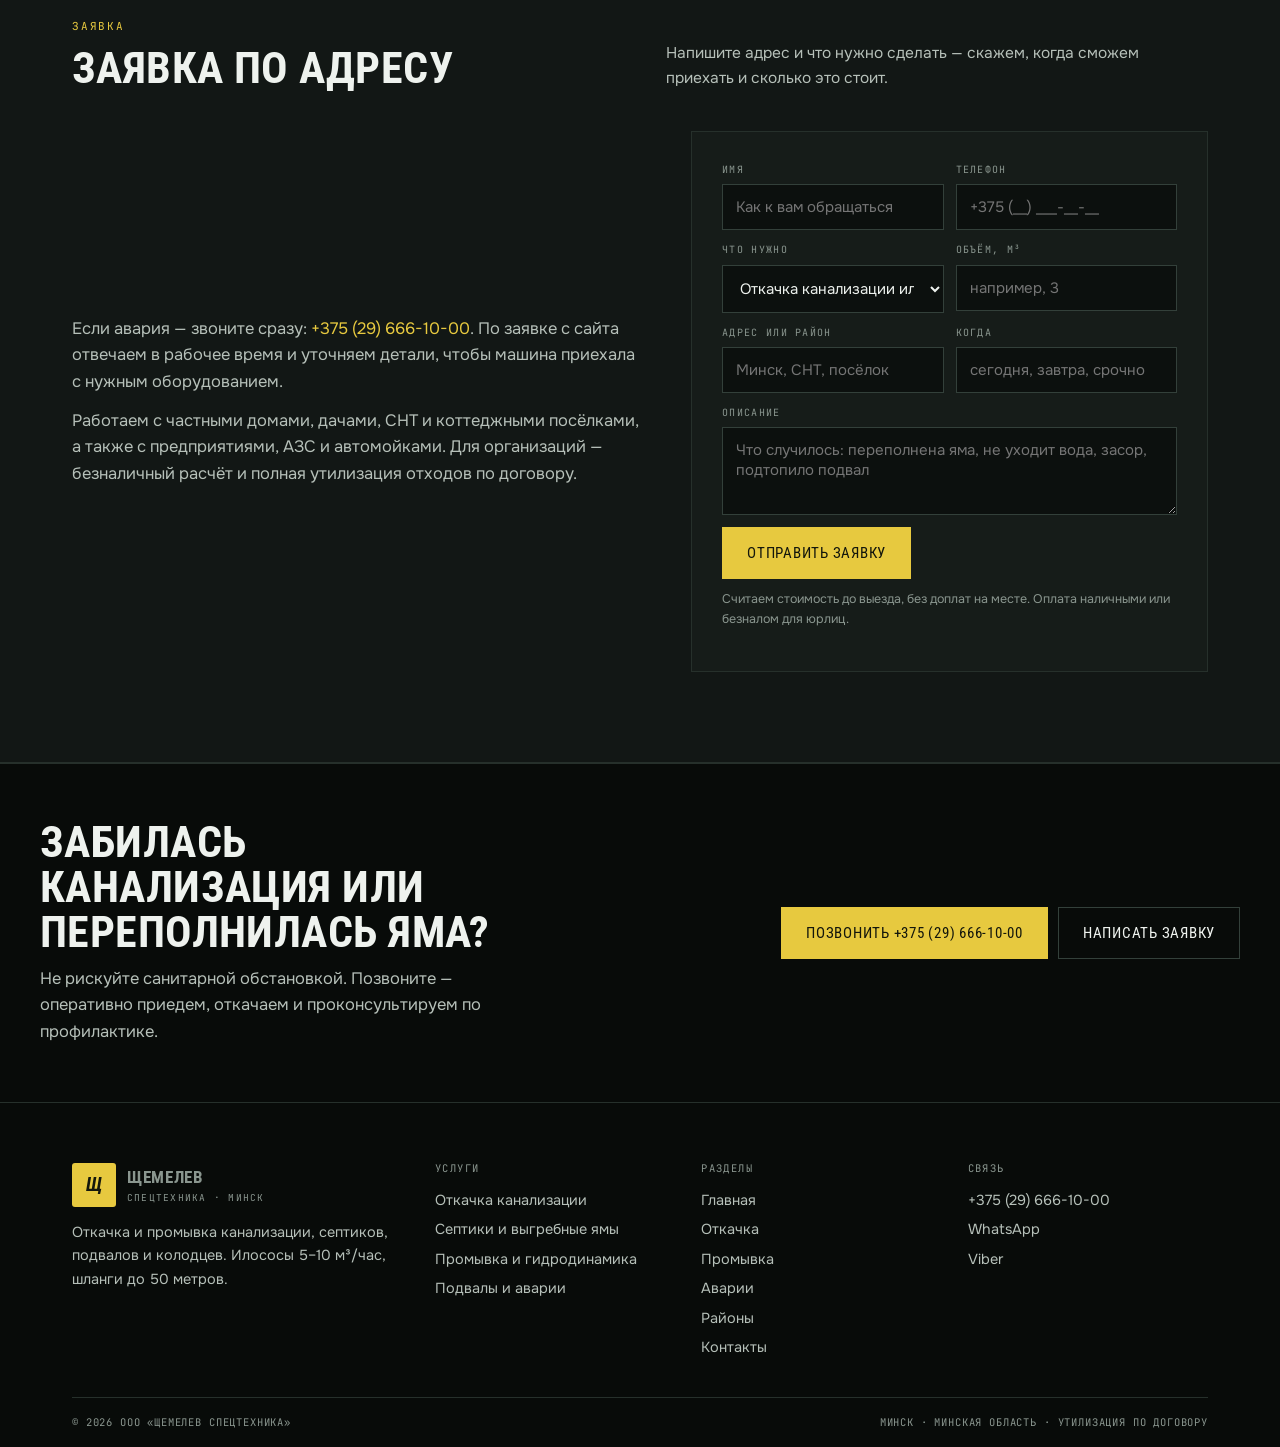
<file: rajony.html>
<!DOCTYPE html>
<html lang="ru">
<head>
<meta charset="UTF-8">
<meta name="viewport" content="width=device-width, initial-scale=1.0">
<title>Районы выезда: Минск и Минская область — Щемелев Спецтехника</title>
<meta name="description" content="Выезд по Минску и Минской области: частные дома, СНТ, коттеджные посёлки, предприятия, АЗС и автомойки. Поможем при сложном подъезде. +375 (29) 666-10-00.">
<meta property="og:title" content="Районы выезда: Минск и Минская область — Щемелев Спецтехника">
<meta property="og:description" content="Выезд по Минску и Минской области: частные дома, СНТ, коттеджные посёлки, предприятия, АЗС и автомойки. Поможем при сложном подъезде. +375 (29) 666-10-00.">
<meta property="og:type" content="website">
<link rel="icon" href="assets/img/favicon.svg" type="image/svg+xml">
<link rel="preconnect" href="https://fonts.googleapis.com">
<link rel="preconnect" href="https://fonts.gstatic.com" crossorigin>
<link href="https://fonts.googleapis.com/css2?family=Roboto+Condensed:wght@400;700&family=Onest:wght@400;500;600&family=JetBrains+Mono:wght@400;500&display=swap" rel="stylesheet">
<link rel="stylesheet" href="assets/css/site.css">
</head>
<body>
<div class="topbar"><div class="wrap"><span>ООО «Щемелев Спецтехника» · Минск и область</span><a href="tel:+375296661000">+375 (29) 666-10-00 — круглосуточно при аварии</a></div></div>
<header class="hdr"><div class="wrap hdr__in">
<a class="logo" href="index.html"><i>Щ</i><span><b>Щемелев</b><span>спецтехника · Минск</span></span></a>
<nav class="nav"><a href="index.html">Главная</a><a href="otkachka.html">Откачка</a><a href="promyvka.html">Промывка</a><a href="avarii.html">Аварии</a><a href="rajony.html">Районы</a><a href="kontakty.html">Контакты</a></nav>
<div class="hdr__tel"><b><a href="tel:+375296661000">+375 (29) 666-10-00</a></b><span>звоните или пишите</span></div>
<a class="btn" href="#zayavka">Расчёт до выезда</a>
<button class="burger" id="burger" aria-label="Меню" aria-expanded="false"><span></span><span></span><span></span></button>
</div></header>
<div class="drawer" id="drawer" data-open="false" aria-hidden="true"><div class="drawer__inner">
<div class="drawer__top"><b>Щемелев</b><button class="drawer__close" id="drawerClose" aria-label="Закрыть">×</button></div>
<a href="index.html">Главная</a><a href="otkachka.html">Откачка</a><a href="promyvka.html">Промывка</a><a href="avarii.html">Аварии</a><a href="rajony.html">Районы</a><a href="kontakty.html">Контакты</a>
<a href="tel:+375296661000" style="color:var(--acc);border:0;margin-top:10px">+375 (29) 666-10-00</a>
</div></div>
<section class="phead"><div class="wrap">
<div class="crumbs"><a href="index.html">Главная</a> / Районы</div>
<h1>Минск и Минская область</h1><p class="phead__lead">Работаем по городу, области, СНТ и коттеджным посёлкам. Поможем при сложном подъезде и срочных авариях.</p>
<div class="hero__cta" style="margin-top:22px"><a class="btn" href="tel:+375296661000">Позвонить +375 (29) 666-10-00</a><a class="btn btn--ghost" href="#zayavka">Заявка на выезд</a></div>
</div></section>
<section class="sec"><div class="wrap split">
<div class="prose">
<div class="kick">01 / география</div>
<h2 style="margin:10px 0 16px">Куда приезжаем</h2>
<p>Основная зона — Минск и Минская область: частный сектор, дачные товарищества, коттеджные посёлки, промышленные площадки.</p>
<p>Если объект дальше — скажите адрес, посчитаем дорогу отдельно. Выезд за пределы области обсуждаем индивидуально: всё зависит от объёма и срочности.</p>
<div class="tags" style="margin-top:18px"><span>Минск</span><span>Минский район</span><span>СНТ и дачи</span><span>Коттеджные посёлки</span><span>Предприятия</span><span>АЗС и автомойки</span></div>
</div>
<div class="form" style="padding:0;border:0;background:transparent">
<div class="map" style="border:1px solid var(--line);overflow:hidden">
<iframe src="https://www.google.com/maps?q=%D0%9C%D0%B8%D0%BD%D1%81%D0%BA,%20%D0%9C%D0%B8%D0%BD%D1%81%D0%BA%D0%B0%D1%8F%20%D0%BE%D0%B1%D0%BB%D0%B0%D1%81%D1%82%D1%8C&output=embed" width="100%" height="360" style="border:0;display:block;filter:invert(.9) hue-rotate(180deg) saturate(.7)" loading="lazy" title="Зона выезда: Минск и Минская область"></iframe>
</div>
<p class="note">Точный адрес уточняем при заявке: важно понять подъезд, чтобы машина приехала с нужным шлангом.</p>
</div>
</div></section>

<section class="sec sec--alt"><div class="wrap">
<div class="shead"><div><div class="kick">02 / подъезд</div><h2>Сложный подъезд — не проблема</h2></div><p>Шланги до 50 метров решают большинство ситуаций, когда машина не заезжает во двор.</p></div>
<div class="grid3">
<article class="card"><h3>Узкий двор</h3><p>Оставляем машину на улице, тянем шланг к яме или колодцу.</p></article>
<article class="card"><h3>Дачи и СНТ</h3><p>Работаем в товариществах с грунтовыми дорогами, в том числе в межсезонье.</p></article>
<article class="card"><h3>Коммерческие объекты</h3><p>АЗС, автомойки, кафе: приезжаем в удобное время, в том числе ночью.</p></article>
</div>
</div></section>
<section class="sec sec--alt" id="zayavka"><div class="wrap">
<div class="shead"><div><div class="kick">Заявка</div><h2>Заявка по адресу</h2></div><p>Напишите адрес и что нужно сделать — скажем, когда сможем приехать и сколько это стоит.</p></div>
<div class="split"><div class="prose">
<p>Если авария — звоните сразу: <a href="tel:+375296661000" style="color:var(--acc)">+375 (29) 666-10-00</a>. По заявке с сайта отвечаем в рабочее время и уточняем детали, чтобы машина приехала с нужным оборудованием.</p>
<p>Работаем с частными домами, дачами, СНТ и коттеджными посёлками, а также с предприятиями, АЗС и автомойками. Для организаций — безналичный расчёт и полная утилизация отходов по договору.</p>
</div><form class="form" data-form="Прошу рассчитать выезд ассенизаторской машины." data-wa>
<div class="form__row">
<div class="fld"><label for="f-name">Имя</label><input id="f-name" name="name" type="text" placeholder="Как к вам обращаться" autocomplete="name"></div>
<div class="fld"><label for="f-phone">Телефон</label><input id="f-phone" name="phone" type="tel" placeholder="+375 (__) ___-__-__" required autocomplete="tel"></div>
</div>
<div class="form__row">
<div class="fld"><label for="f-what">Что нужно</label><select id="f-what" name="what">
<option>Откачка канализации или ямы</option>
<option>Откачка септика</option>
<option>Промывка канализации, засор</option>
<option>Откачка воды из подвала</option>
<option>Ливневка, дренаж, кессон</option>
<option>Жировой ловушка, отстойник, АЗС</option>
<option>Другое — опишу ниже</option>
</select></div>
<div class="fld"><label for="f-size">Объём, м³</label><input id="f-size" name="size" type="text" placeholder="например, 3"></div>
</div>
<div class="form__row">
<div class="fld"><label for="f-where">Адрес или район</label><input id="f-where" name="where" type="text" placeholder="Минск, СНТ, посёлок"></div>
<div class="fld"><label for="f-when">Когда</label><input id="f-when" name="when" type="text" placeholder="сегодня, завтра, срочно"></div>
</div>
<div class="fld"><label for="f-msg">Описание</label><textarea id="f-msg" name="message" placeholder="Что случилось: переполнена яма, не уходит вода, засор, подтопило подвал"></textarea></div>
<button class="btn" type="submit">Отправить заявку</button>
<div class="form__note">Считаем стоимость до выезда, без доплат на месте. Оплата наличными или безналом для юрлиц.</div>
<div class="formout" role="status" aria-live="polite"></div>
</form></div>
</div></section><section class="cta"><div class="wrap cta__in">
<div><h2>Забилась канализация или переполнилась яма?</h2><p>Не рискуйте санитарной обстановкой. Позвоните — оперативно приедем, откачаем и проконсультируем по профилактике.</p></div>
<div style="display:flex;gap:10px;flex-wrap:wrap"><a class="btn" href="tel:+375296661000">Позвонить +375 (29) 666-10-00</a><a class="btn btn--ghost" href="#zayavka">Написать заявку</a></div>
</div></section><footer class="foot"><div class="wrap">
<div class="foot__grid">
<div>
<div class="logo" style="margin-bottom:14px"><i>Щ</i><span><b>Щемелев</b><span>спецтехника · Минск</span></span></div>
<p style="color:var(--body);max-width:34ch">Откачка и промывка канализации, септиков, подвалов и колодцев. Илососы 5–10 м³/час, шланги до 50 метров.</p>
</div>
<div><h4>Услуги</h4><a href="otkachka.html">Откачка канализации</a><a href="otkachka.html">Септики и выгребные ямы</a><a href="promyvka.html">Промывка и гидродинамика</a><a href="avarii.html">Подвалы и аварии</a></div>
<div><h4>Разделы</h4><a href="index.html">Главная</a><a href="otkachka.html">Откачка</a><a href="promyvka.html">Промывка</a><a href="avarii.html">Аварии</a><a href="rajony.html">Районы</a><a href="kontakty.html">Контакты</a></div>
<div><h4>Связь</h4><a href="tel:+375296661000">+375 (29) 666-10-00</a><a href="https://wa.me/375296661000">WhatsApp</a><a href="viber://chat?number=%2B375296661000">Viber</a><a href="mailto:info@example.by" style="display:none">почта</a></div>
</div>
<div class="foot__bot"><span>© <span data-year>2026</span> ООО «Щемелев Спецтехника»</span><span>Минск · Минская область · утилизация по договору</span></div>
</div></footer>
<div class="fbar"><a href="tel:+375296661000">Позвонить</a><a href="https://wa.me/375296661000">WhatsApp</a></div>
<script src="assets/js/main.js"></script>
</body></html>
</file>
<file: assets/css/site.css>
:root{
  --bg:#0E1210; --bg2:#121715; --card:#161C19; --line:#26302B; --line2:#33403A;
  --ink:#EEF2EE; --body:#B6C0B9; --mut:#8A968F;
  --acc:#E7C93F; --accD:#C9AE2B; --dark:#080B09;
  --f-d:"Roboto Condensed",system-ui,sans-serif;
  --f-t:"Onest",system-ui,sans-serif;
  --f-m:"JetBrains Mono",ui-monospace,monospace;
  --wrap:1200px;
}
*{margin:0;padding:0;box-sizing:border-box}
html{scroll-behavior:smooth;-webkit-text-size-adjust:100%}
body{background:var(--bg);color:var(--ink);font-family:var(--f-t);font-size:16.5px;line-height:1.62;-webkit-font-smoothing:antialiased}
img{display:block;max-width:100%}
a{color:inherit;text-decoration:none}
button{font:inherit;cursor:pointer}
h1,h2,h3,h4{font-family:var(--f-d);font-weight:700;line-height:1.04;text-transform:uppercase;letter-spacing:.01em}
h1{font-size:clamp(2.1rem,5.4vw,4.3rem)}
h2{font-size:clamp(1.6rem,3.4vw,2.9rem)}
h3{font-size:clamp(1.05rem,1.6vw,1.28rem);line-height:1.16}
p{margin:0}
.wrap{width:100%;max-width:var(--wrap);margin:0 auto;padding:0 clamp(16px,3.4vw,32px)}
.mono,.kick{font-family:var(--f-m);font-size:11px;letter-spacing:.16em;text-transform:uppercase;color:var(--mut)}
.kick{color:var(--acc)}
.topbar{background:var(--dark);border-bottom:1px solid var(--line);font-family:var(--f-m);font-size:10.5px;letter-spacing:.1em;text-transform:uppercase;color:var(--mut)}
.topbar .wrap{display:flex;justify-content:space-between;gap:14px;padding-top:9px;padding-bottom:9px;flex-wrap:wrap}
.topbar a{color:var(--acc)}
.hdr{position:sticky;top:0;z-index:40;background:rgba(14,18,16,.94);backdrop-filter:blur(10px);border-bottom:1px solid var(--line)}
.hdr__in{display:flex;align-items:center;gap:clamp(12px,2vw,28px);min-height:74px}
.logo{display:flex;align-items:center;gap:11px;margin-right:auto}
.logo i{width:44px;height:44px;flex:none;display:grid;place-items:center;background:var(--acc);color:#14170C;font-family:var(--f-d);font-weight:700;font-size:19px;border-radius:3px;line-height:1}
.logo b{display:block;font-family:var(--f-d);font-size:17px;text-transform:uppercase;letter-spacing:.04em;line-height:1.1}
.logo span{display:block;font-family:var(--f-m);font-size:9.5px;letter-spacing:.13em;text-transform:uppercase;color:var(--mut);margin-top:3px}
.nav{display:flex;gap:20px;font-size:14.5px;color:var(--body)}
.nav a{padding:6px 0;border-bottom:1px solid transparent}
.nav a:hover{color:var(--ink);border-color:var(--acc)}
.hdr__tel{display:flex;flex-direction:column;align-items:flex-end;gap:2px}
.hdr__tel b{font-family:var(--f-d);font-size:17px;letter-spacing:.02em}
.hdr__tel span{font-family:var(--f-m);font-size:9.5px;letter-spacing:.1em;text-transform:uppercase;color:var(--mut)}
.burger{display:none;width:42px;height:42px;border:1px solid var(--line2);background:transparent;position:relative}
.burger span{position:absolute;left:10px;right:10px;height:1.6px;background:var(--ink)}
.burger span:nth-child(1){top:14px}.burger span:nth-child(2){top:20px}.burger span:nth-child(3){top:26px}
.btn{display:inline-flex;align-items:center;justify-content:center;gap:9px;min-height:52px;padding:0 24px;background:var(--acc);color:#14170C;border:1px solid var(--acc);font-family:var(--f-d);font-size:15px;text-transform:uppercase;letter-spacing:.05em;transition:.16s}
.btn:hover{background:#F2D752;border-color:#F2D752}
.btn--ghost{background:transparent;color:var(--ink);border-color:var(--line2)}
.btn--ghost:hover{background:rgba(231,201,63,.1);border-color:var(--acc);color:var(--acc)}
.hero{position:relative;isolation:isolate;overflow:hidden;border-bottom:1px solid var(--line)}
.hero__bg{position:absolute;inset:0;z-index:-2}
.hero__bg img{width:100%;height:100%;object-fit:cover;filter:saturate(.9) contrast(1.04)}
.hero::after{content:"";position:absolute;inset:0;z-index:-1;background:linear-gradient(95deg,rgba(8,11,9,.96) 0%,rgba(8,11,9,.86) 48%,rgba(8,11,9,.42) 100%)}
.hero__in{padding:clamp(56px,8vw,104px) 0 clamp(40px,5vw,64px)}
.hero h1{max-width:20ch;margin-top:14px}
.hero h1 em{font-style:normal;color:var(--acc)}
.hero__lead{margin-top:18px;max-width:54ch;color:#CBD4CD}
.hero__cta{display:flex;gap:12px;flex-wrap:wrap;margin-top:26px}
.facts{display:grid;grid-template-columns:repeat(4,1fr);gap:1px;background:var(--line);border:1px solid var(--line);margin-top:clamp(30px,4vw,46px)}
.facts div{background:rgba(10,14,12,.86);padding:16px 18px}
.facts b{display:block;font-family:var(--f-d);font-size:clamp(1.3rem,2.2vw,1.75rem);color:var(--acc);line-height:1.1}
.facts span{display:block;font-size:13px;color:var(--mut);margin-top:5px}
.sec{padding:clamp(52px,7vw,92px) 0;border-bottom:1px solid var(--line)}
.sec--alt{background:var(--bg2)}
.shead{display:grid;grid-template-columns:1fr 1fr;gap:clamp(16px,4vw,56px);align-items:end;margin-bottom:clamp(26px,3.4vw,40px)}
.shead h2{margin-top:10px}
.shead p{color:var(--body);font-size:15.5px}
.grid3{display:grid;grid-template-columns:repeat(3,1fr);gap:16px}
.grid2{display:grid;grid-template-columns:repeat(2,1fr);gap:16px}
.card{background:var(--card);border:1px solid var(--line);padding:24px 22px;display:flex;flex-direction:column;gap:10px;transition:.18s}
.card:hover{border-color:var(--line2);transform:translateY(-2px)}
.card__n{font-family:var(--f-m);font-size:10.5px;letter-spacing:.16em;color:var(--acc)}
.card h3{color:var(--ink)}
.card p{font-size:14.8px;color:var(--body)}
.card a{margin-top:auto;font-family:var(--f-m);font-size:10.5px;letter-spacing:.12em;text-transform:uppercase;color:var(--acc);padding-top:8px}
.checks{display:grid;grid-template-columns:repeat(2,1fr);gap:10px 26px;list-style:none;margin-top:6px}
.checks li{position:relative;padding-left:26px;color:var(--body);font-size:15.2px}
.checks li::before{content:"";position:absolute;left:0;top:8px;width:12px;height:2px;background:var(--acc)}
.steps{list-style:none;counter-reset:s;display:grid;grid-template-columns:repeat(4,1fr);gap:1px;background:var(--line);border:1px solid var(--line)}
.steps li{counter-increment:s;background:var(--card);padding:22px 20px}
.steps li::before{content:"0" counter(s);font-family:var(--f-m);font-size:11px;letter-spacing:.14em;color:var(--acc);display:block;margin-bottom:10px}
.steps h3{margin-bottom:6px}
.steps p{font-size:14.4px;color:var(--body)}
.photo{border:1px solid var(--line);overflow:hidden}
.photo img{width:100%;height:100%;object-fit:cover;aspect-ratio:4/3}
.photo figcaption{font-family:var(--f-m);font-size:10px;letter-spacing:.1em;text-transform:uppercase;color:var(--mut);padding:10px 12px;border-top:1px solid var(--line)}
.split{display:grid;grid-template-columns:1.05fr .95fr;gap:clamp(20px,4vw,48px);align-items:center}
.prose p+p{margin-top:12px}
.prose p{color:var(--body)}
.faq{display:grid;gap:1px;background:var(--line);border:1px solid var(--line)}
.faq__i{background:var(--card)}
.faq__q{width:100%;display:flex;justify-content:space-between;align-items:center;gap:14px;background:transparent;border:0;color:var(--ink);text-align:left;padding:18px 20px;font-family:var(--f-d);font-size:16.5px;text-transform:uppercase;letter-spacing:.02em}
.faq__q::after{content:"+";font-family:var(--f-m);color:var(--acc);font-size:18px}
.faq__i[data-open="true"] .faq__q::after{content:"–"}
.faq__a{display:none;padding:0 20px 20px;color:var(--body);font-size:15px}
.faq__i[data-open="true"] .faq__a{display:block}
.form{background:var(--card);border:1px solid var(--line);padding:clamp(20px,3vw,30px)}
.form__row{display:grid;grid-template-columns:1fr 1fr;gap:12px}
.fld{display:flex;flex-direction:column;gap:6px;margin-bottom:12px}
.fld label{font-family:var(--f-m);font-size:10px;letter-spacing:.13em;text-transform:uppercase;color:var(--mut)}
.fld input,.fld select,.fld textarea{background:#0C100E;border:1px solid var(--line2);color:var(--ink);padding:12px 13px;font-family:var(--f-t);font-size:15px;width:100%}
.fld input:focus,.fld select:focus,.fld textarea:focus{outline:2px solid var(--acc);outline-offset:1px;border-color:var(--acc)}
.fld textarea{min-height:88px;resize:vertical}
.form__note{font-size:12.5px;color:var(--mut);margin-top:10px}
.formout{margin-top:12px;font-size:14px;color:var(--acc)}
.formout.msg--err{color:#FF8E7A}
.cta{background:var(--dark);border-top:1px solid var(--line);border-bottom:1px solid var(--line)}
.cta__in{display:flex;justify-content:space-between;align-items:center;gap:24px;flex-wrap:wrap;padding:clamp(32px,5vw,56px) 0}
.cta h2{max-width:22ch}
.cta p{color:var(--body);margin-top:10px;max-width:46ch}
.foot{background:var(--dark);padding:clamp(40px,5vw,60px) 0 0;font-size:14.5px}
.foot__grid{display:grid;grid-template-columns:1.4fr 1fr 1fr 1fr;gap:26px}
.foot h4{font-family:var(--f-m);font-size:10.5px;letter-spacing:.14em;text-transform:uppercase;color:var(--mut);margin-bottom:12px;font-weight:400}
.foot a{display:block;color:var(--body);padding:3px 0}
.foot a:hover{color:var(--acc)}
.foot__bot{border-top:1px solid var(--line);margin-top:34px;padding:16px 0;font-family:var(--f-m);font-size:10.5px;letter-spacing:.08em;text-transform:uppercase;color:var(--mut);display:flex;justify-content:space-between;gap:12px;flex-wrap:wrap}
.fbar{display:none;position:fixed;left:0;right:0;bottom:0;z-index:45;background:var(--dark);border-top:1px solid var(--line2);padding:9px 12px;gap:9px}
.fbar a{flex:1;min-height:46px;display:flex;align-items:center;justify-content:center;font-family:var(--f-d);font-size:14px;text-transform:uppercase;letter-spacing:.05em;border:1px solid var(--line2)}
.fbar a:first-child{background:var(--acc);color:#14170C;border-color:var(--acc)}
.drawer{position:fixed;inset:0;z-index:60;background:rgba(5,7,6,.7);display:none}
.drawer[data-open="true"]{display:block}
.drawer__inner{position:absolute;right:0;top:0;bottom:0;width:min(340px,88vw);background:var(--bg2);border-left:1px solid var(--line2);padding:20px;display:flex;flex-direction:column;gap:6px}
.drawer__top{display:flex;justify-content:space-between;align-items:center;margin-bottom:14px}
.drawer__close{background:transparent;border:1px solid var(--line2);color:var(--ink);width:38px;height:38px;font-size:18px}
.drawer a{padding:12px 0;border-bottom:1px solid var(--line);font-family:var(--f-d);text-transform:uppercase;letter-spacing:.04em}
.phead{padding:clamp(38px,5vw,64px) 0 clamp(26px,3vw,40px);border-bottom:1px solid var(--line);background:var(--bg2)}
.crumbs{font-family:var(--f-m);font-size:10.5px;letter-spacing:.1em;text-transform:uppercase;color:var(--mut);margin-bottom:14px}
.crumbs a{color:var(--acc)}
.phead h1{max-width:26ch}
.phead__lead{margin-top:14px;max-width:62ch;color:var(--body)}
.table{width:100%;border-collapse:collapse;font-size:15px;background:var(--card);border:1px solid var(--line)}
.table th{background:var(--acc);color:#14170C;text-align:left;padding:12px 14px;font-family:var(--f-d);text-transform:uppercase;letter-spacing:.05em;font-size:14px}
.table td{padding:11px 14px;border-top:1px solid var(--line);color:var(--body)}
.table td:first-child{color:var(--ink)}
.table tr:nth-child(even) td{background:#131917}
.note{font-size:13.5px;color:var(--mut);margin-top:14px;max-width:80ch}
.tags{display:flex;flex-wrap:wrap;gap:8px}
.tags span{font-family:var(--f-m);font-size:10.5px;letter-spacing:.1em;text-transform:uppercase;padding:8px 12px;border:1px solid var(--line2);color:var(--body)}
@media(max-width:960px){
  .nav,.hdr__tel{display:none}
  .burger{display:block}
  .facts{grid-template-columns:repeat(2,1fr)}
  .grid3{grid-template-columns:repeat(2,1fr)}
  .steps{grid-template-columns:repeat(2,1fr)}
  .shead{grid-template-columns:1fr;align-items:start}
  .split{grid-template-columns:1fr}
  .foot__grid{grid-template-columns:1fr 1fr}
  .fbar{display:flex}
  body{padding-bottom:64px}
}
@media(max-width:600px){
  .grid3,.grid2,.checks,.form__row{grid-template-columns:1fr}
  .steps{grid-template-columns:1fr}
  .hero__cta .btn{width:100%}
}
</file>
